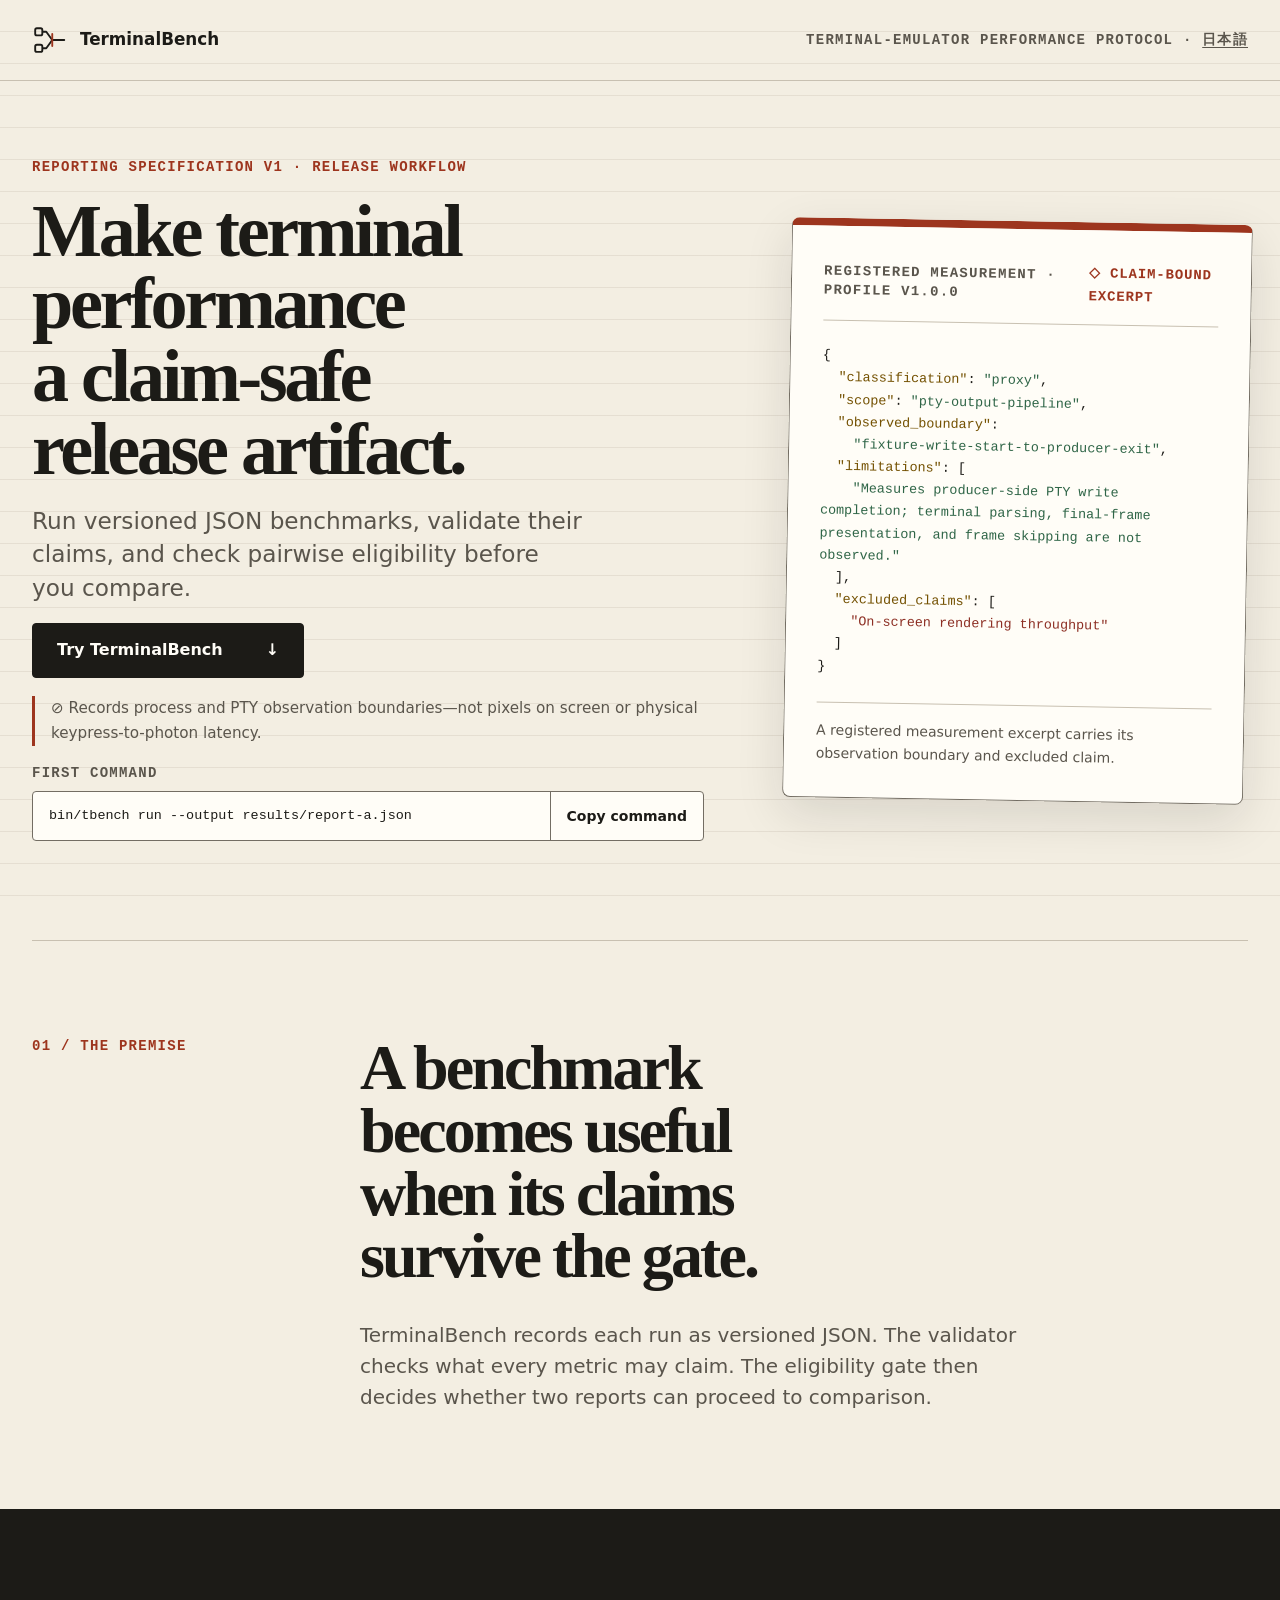
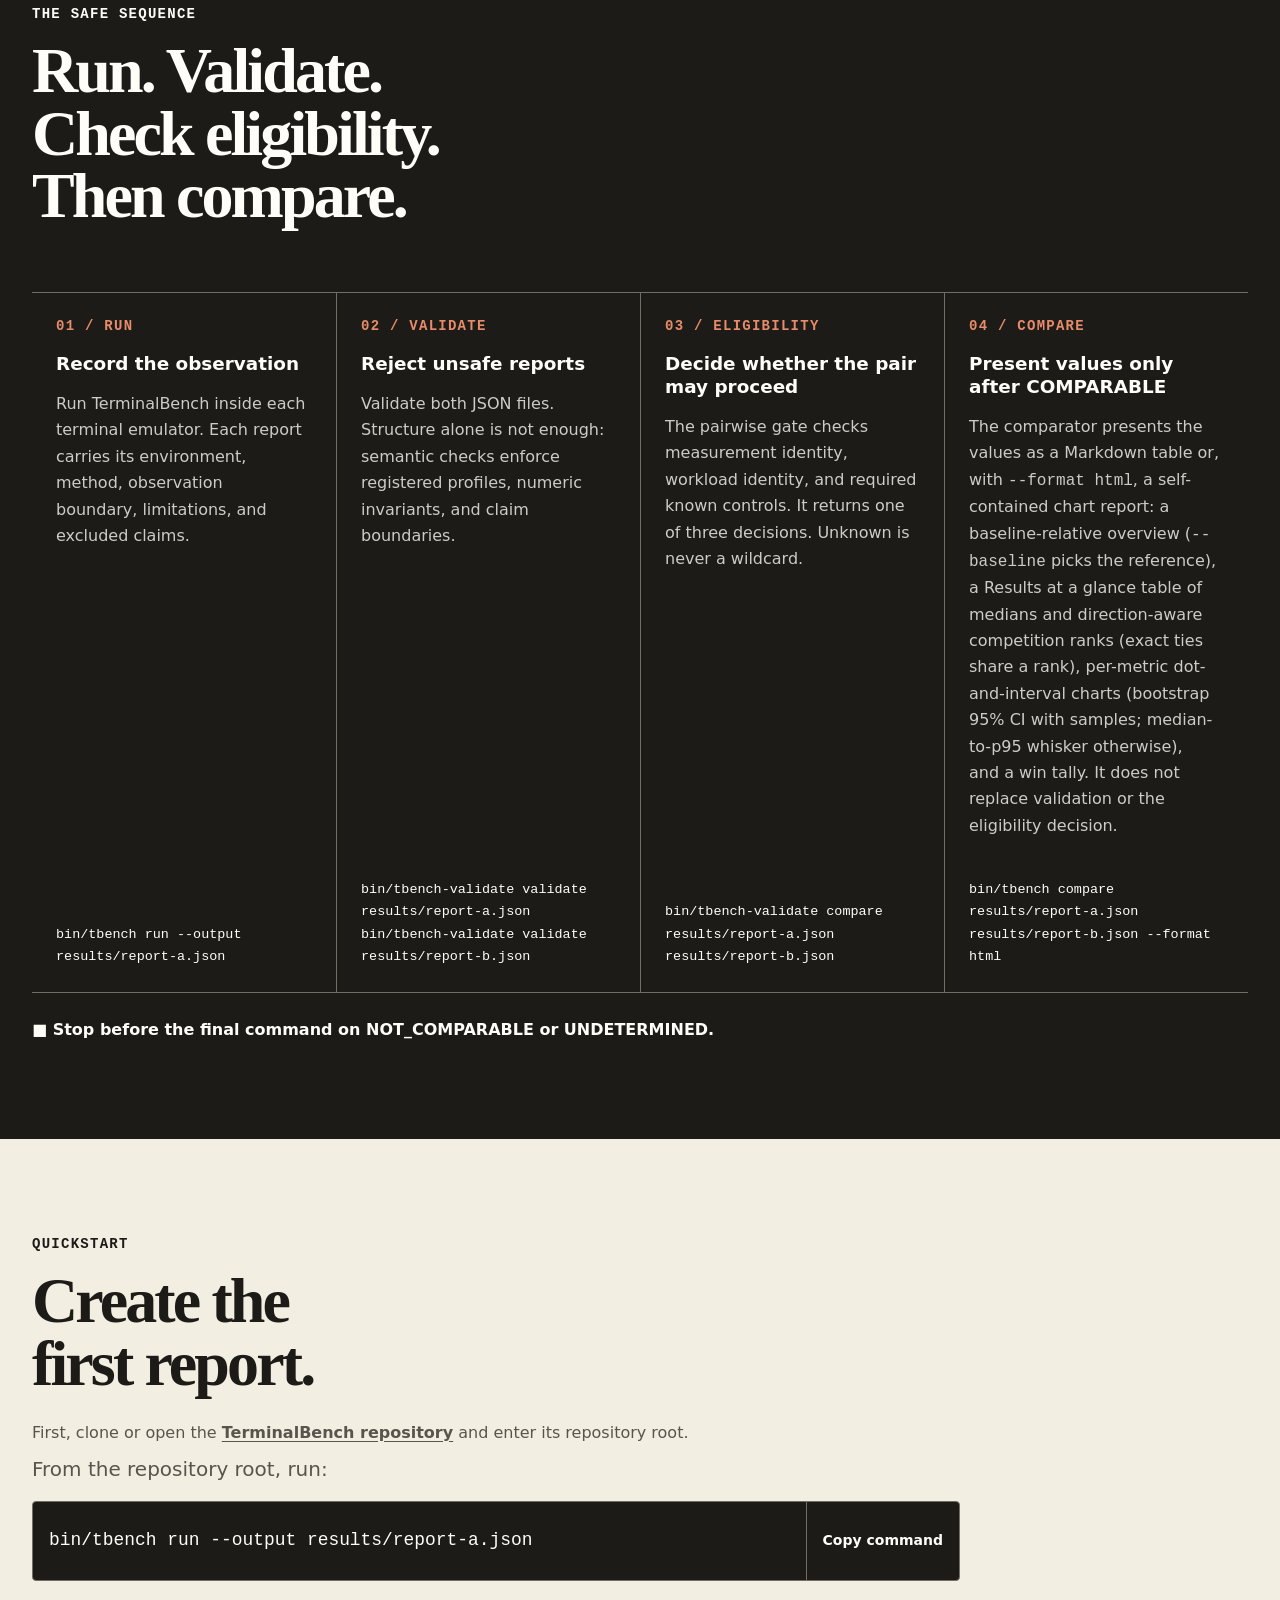
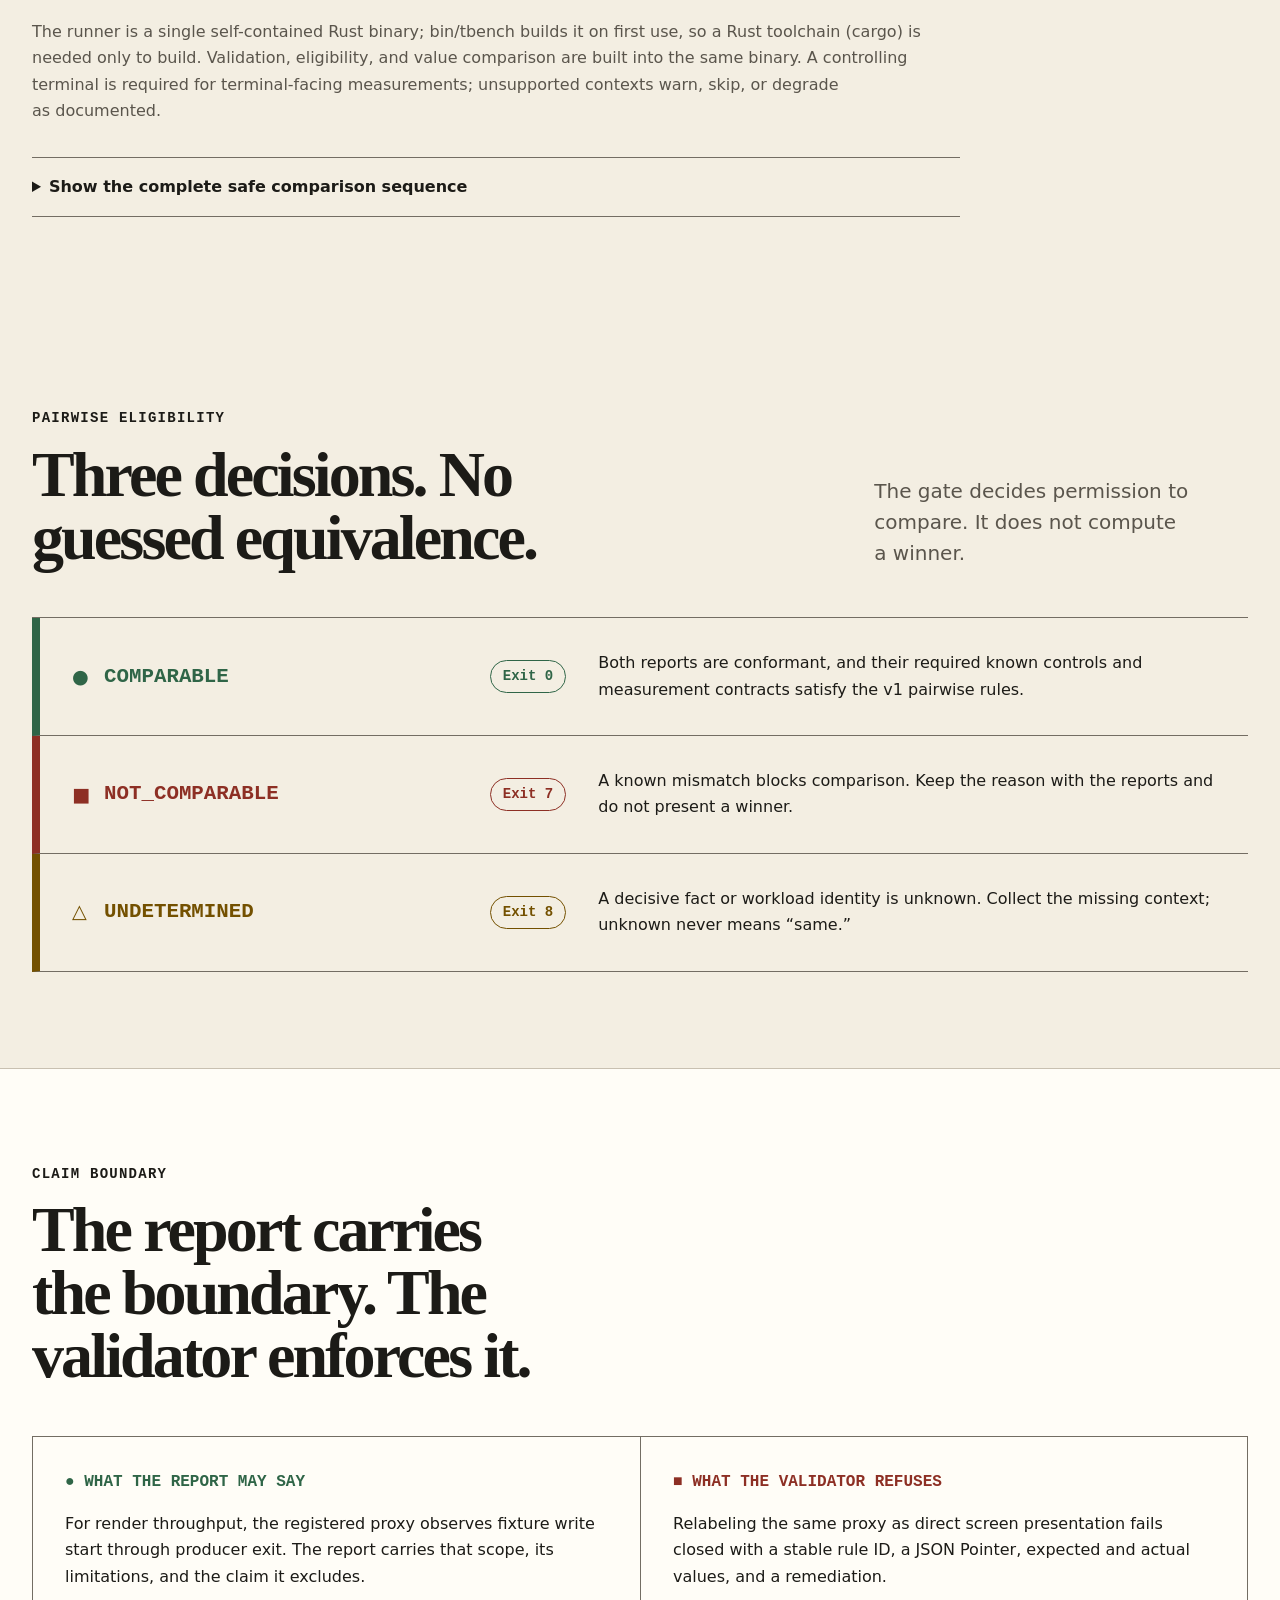
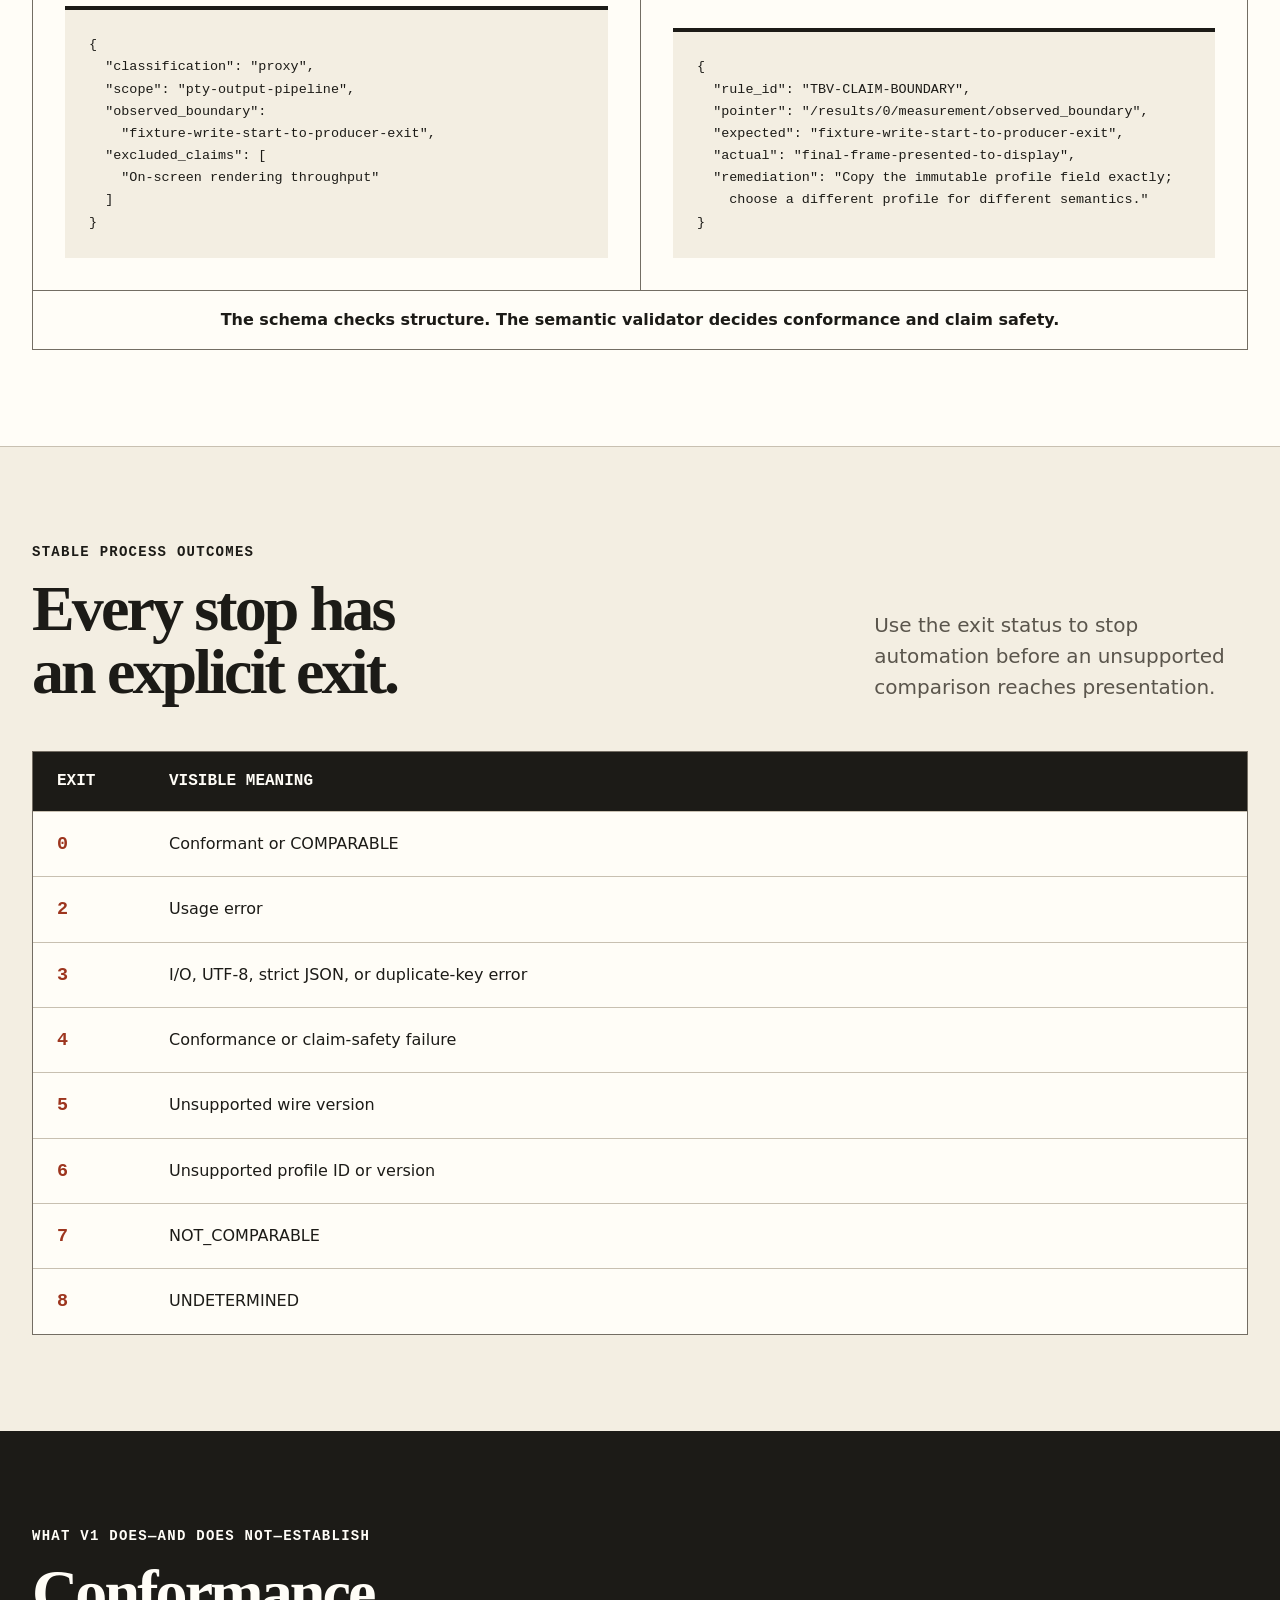
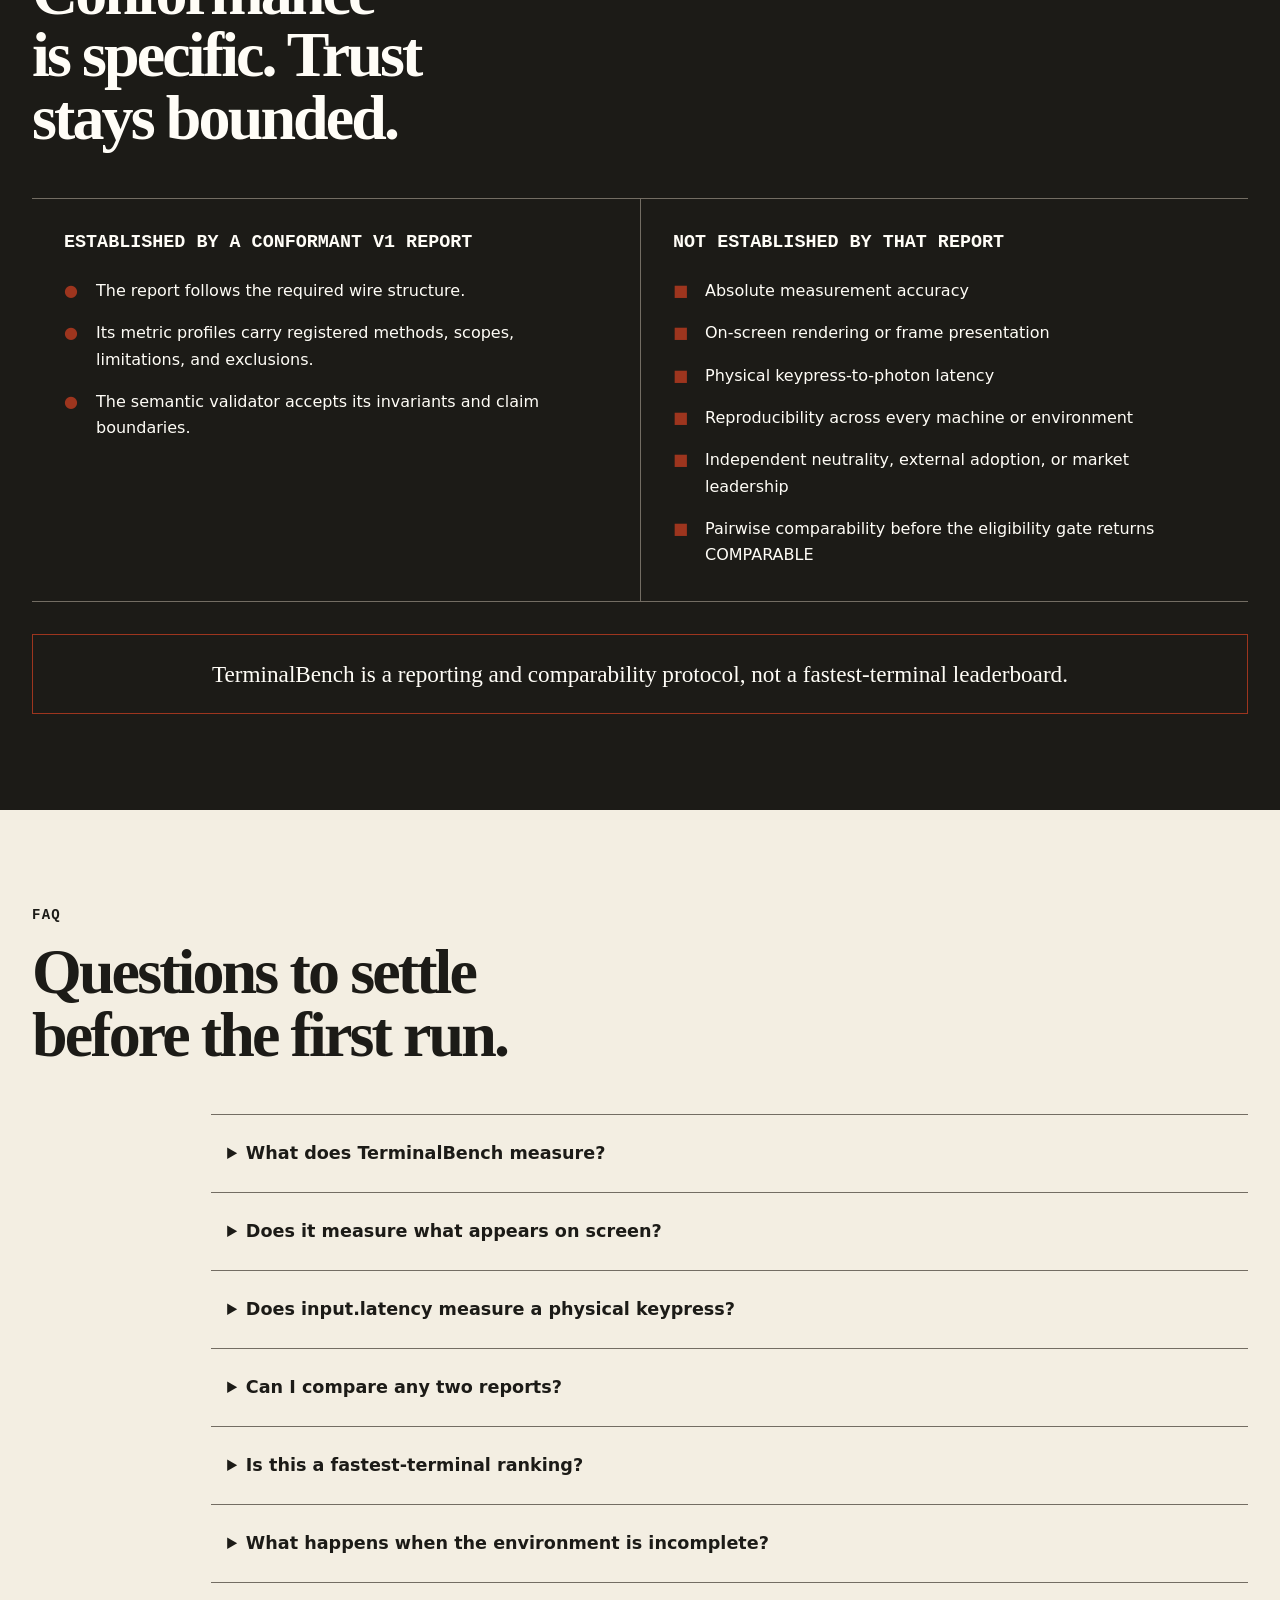
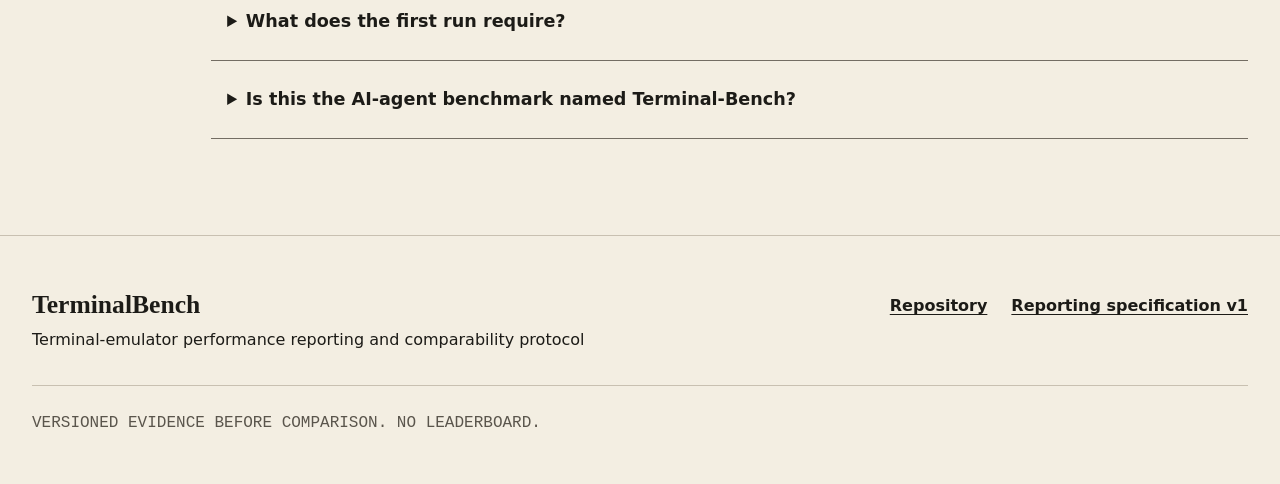
<file: site/index.html>
<!doctype html>
<html lang="en" dir="ltr">
  <head>
    <meta charset="utf-8">
    <meta name="viewport" content="width=device-width, initial-scale=1">
    <title>TerminalBench — Claim-Safe Terminal Emulator Benchmarks</title>
    <meta name="description" content="TerminalBench is a CLI and reporting protocol for terminal-emulator performance—not the AI-agent benchmark. Generate, validate, check eligibility, then compare.">
    <meta name="robots" content="index,follow,max-image-preview:large">
    <meta name="theme-color" content="#f3eee2" media="(prefers-color-scheme: light)">
    <meta name="theme-color" content="#181815" media="(prefers-color-scheme: dark)">
    <link rel="canonical" href="https://simota.github.io/TerminalBench/">
    <link rel="alternate" hreflang="en" href="https://simota.github.io/TerminalBench/">
    <link rel="alternate" hreflang="ja" href="https://simota.github.io/TerminalBench/ja/">
    <link rel="alternate" hreflang="x-default" href="https://simota.github.io/TerminalBench/">
    <link rel="icon" href="favicon.svg" type="image/svg+xml">
    <link rel="stylesheet" href="styles.css">

    <meta property="og:type" content="website">
    <meta property="og:url" content="https://simota.github.io/TerminalBench/">
    <meta property="og:site_name" content="TerminalBench">
    <meta property="og:title" content="TerminalBench — Claim-Safe Terminal Emulator Benchmarks">
    <meta property="og:description" content="A terminal-emulator performance CLI and reporting protocol. Generate reports, validate claims, check pairwise eligibility, then compare.">
    <meta property="og:image" content="https://simota.github.io/TerminalBench/og.png">
    <meta property="og:image:secure_url" content="https://simota.github.io/TerminalBench/og.png">
    <meta property="og:image:type" content="image/png">
    <meta property="og:image:width" content="1200">
    <meta property="og:image:height" content="630">
    <meta property="og:image:alt" content="TerminalBench terminal-emulator performance protocol: generate and validate reports, check pairwise eligibility, then compare.">
    <meta property="og:locale" content="en_US">
    <meta property="og:locale:alternate" content="ja_JP">

    <meta name="twitter:card" content="summary_large_image">
    <meta name="twitter:url" content="https://simota.github.io/TerminalBench/">
    <meta name="twitter:title" content="TerminalBench — Claim-Safe Terminal Emulator Benchmarks">
    <meta name="twitter:description" content="Terminal-emulator performance reports with claim validation and pairwise eligibility before comparison.">
    <meta name="twitter:image" content="https://simota.github.io/TerminalBench/og.png">
    <meta name="twitter:image:alt" content="TerminalBench terminal-emulator performance protocol workflow.">

    <script type="application/ld+json">
      {
        "@context": "https://schema.org",
        "@type": "SoftwareApplication",
        "@id": "https://simota.github.io/TerminalBench/#software",
        "name": "TerminalBench",
        "alternateName": "tbench",
        "inLanguage": "en",
        "url": "https://simota.github.io/TerminalBench/",
        "sameAs": ["https://github.com/simota/TerminalBench"],
        "applicationCategory": "DeveloperApplication",
        "applicationSubCategory": "Terminal emulator performance reporting",
        "description": "A CLI and reporting protocol for terminal-emulator performance that generates versioned reports, validates claim boundaries, checks pairwise eligibility, and then compares eligible results.",
        "disambiguatingDescription": "TerminalBench evaluates terminal-emulator and shell performance reports; it is not the AI-agent benchmark named Terminal-Bench.",
        "softwareRequirements": "A Rust toolchain (cargo) to build the single self-contained binary on first use; the shells being benchmarked. Validation, eligibility, and value comparison are built into the same binary.",
        "featureList": [
          "Versioned JSON performance reports",
          "Semantic claim-boundary validation",
          "Pairwise eligibility outcomes: COMPARABLE, NOT_COMPARABLE, and UNDETERMINED",
          "Self-contained HTML comparison reports with a baseline-relative overview, Results at a glance medians and direction-aware competition ranks (exact ties share a rank), per-metric dot-and-interval charts, and a win tally",
          "Longitudinal trend reports across report history"
        ]
      }
    </script>
    <script src="script.js" defer></script>
  </head>
  <body>
    <a class="skip-link" href="#quickstart">Skip to quickstart</a>

    <header class="site-header">
      <div class="shell header-inner">
        <a class="brand" href="https://github.com/simota/TerminalBench" aria-label="TerminalBench repository">
          <svg class="brand-mark" viewBox="0 0 48 48" aria-hidden="true">
            <rect x="4.25" y="8.25" width="9.5" height="9.5" rx="2.25"/>
            <rect x="4.25" y="30.25" width="9.5" height="9.5" rx="2.25"/>
            <path d="M15 13h4l8 11-8 11h-4M27 24h16"/>
            <path class="brand-gate" d="M27 16v16"/>
          </svg>
          <span>TerminalBench</span>
        </a>
        <p class="category"><span class="category-label">Terminal-emulator performance protocol · </span><a href="ja/" hreflang="ja" lang="ja">日本語</a></p>
      </div>
    </header>

    <main>
      <section class="hero shell" data-purpose="hero" aria-labelledby="hero-title">
        <div class="hero-copy">
          <p class="eyebrow">Reporting specification v1 · Release workflow</p>
          <h1 id="hero-title">Make terminal performance a claim-safe release artifact.</h1>
          <p class="hero-lead">Run versioned JSON benchmarks, validate their claims, and check pairwise eligibility before you compare.</p>
          <a class="cta" href="#quickstart">Try TerminalBench <span aria-hidden="true">↓</span></a>
          <p class="boundary-note"><span aria-hidden="true">⊘</span> Records process and PTY observation boundaries—not pixels on screen or physical keypress-to-photon latency.</p>
          <div class="first-command" aria-labelledby="hero-command-label">
            <p class="code-label" id="hero-command-label">First command</p>
            <div class="code-control">
              <pre tabindex="0" aria-labelledby="hero-command-label"><code id="hero-command">bin/tbench run --output results/report-a.json</code></pre>
              <button class="copy-button" type="button" data-copy-target="hero-command" data-status-target="hero-copy-status" data-copy-success="Command copied" data-copy-failure="Couldn’t copy the command. Select it and copy it manually.">Copy command</button>
            </div>
            <p class="copy-status" id="hero-copy-status" role="status" aria-live="polite"></p>
          </div>
        </div>

        <article class="hero-artifact" data-enter aria-labelledby="artifact-title">
          <div class="artifact-heading">
            <p class="code-label" id="artifact-title">Registered measurement · profile v1.0.0</p>
            <span class="artifact-state"><span aria-hidden="true">◇</span> Claim-bound excerpt</span>
          </div>
          <pre><code>{
  <span class="key">"classification"</span>: <span class="value">"proxy"</span>,
  <span class="key">"scope"</span>: <span class="value">"pty-output-pipeline"</span>,
  <span class="key">"observed_boundary"</span>:
    <span class="value">"fixture-write-start-to-producer-exit"</span>,
  <span class="key">"limitations"</span>: [
    <span class="value">"Measures producer-side PTY write completion; terminal parsing, final-frame presentation, and frame skipping are not observed."</span>
  ],
  <span class="key">"excluded_claims"</span>: [
    <span class="refusal">"On-screen rendering throughput"</span>
  ]
}</code></pre>
          <p class="artifact-caption">A registered measurement excerpt carries its observation boundary and excluded claim.</p>
        </article>
      </section>

      <section class="premise section shell" data-purpose="workflow-introduction" aria-labelledby="premise-title">
        <p class="section-index" aria-hidden="true">01 / THE PREMISE</p>
        <div>
          <h2 id="premise-title">A benchmark becomes useful when its claims survive the gate.</h2>
          <p class="lead">TerminalBench records each run as versioned JSON. The validator checks what every metric may claim. The eligibility gate then decides whether two reports can proceed to comparison.</p>
        </div>
      </section>

      <section class="workflow section" data-purpose="safe-sequence" aria-labelledby="workflow-title">
        <div class="shell">
          <p class="eyebrow">The safe sequence</p>
          <h2 id="workflow-title">Run. Validate. Check eligibility. Then compare.</h2>
          <ol class="workflow-list">
            <li>
              <p class="step-number">01 / Run</p>
              <h3>Record the observation</h3>
              <p>Run TerminalBench inside each terminal emulator. Each report carries its environment, method, observation boundary, limitations, and excluded claims.</p>
              <pre><code>bin/tbench run --output results/report-a.json</code></pre>
            </li>
            <li>
              <p class="step-number">02 / Validate</p>
              <h3>Reject unsafe reports</h3>
              <p>Validate both JSON files. Structure alone is not enough: semantic checks enforce registered profiles, numeric invariants, and claim boundaries.</p>
              <pre><code>bin/tbench-validate validate results/report-a.json
bin/tbench-validate validate results/report-b.json</code></pre>
            </li>
            <li>
              <p class="step-number">03 / Eligibility</p>
              <h3>Decide whether the pair may proceed</h3>
              <p>The pairwise gate checks measurement identity, workload identity, and required known controls. It returns one of three decisions. Unknown is never a wildcard.</p>
              <pre><code>bin/tbench-validate compare results/report-a.json results/report-b.json</code></pre>
            </li>
            <li>
              <p class="step-number">04 / Compare</p>
              <h3>Present values only after COMPARABLE</h3>
              <p>The comparator presents the values as a Markdown table or, with <code>--format html</code>, a self-contained chart report: a baseline-relative overview (<code>--baseline</code> picks the reference), a Results at a glance table of medians and direction-aware competition ranks (exact ties share a rank), per-metric dot-and-interval charts (bootstrap 95% CI with samples; median-to-p95 whisker otherwise), and a win tally. It does not replace validation or the eligibility decision.</p>
              <pre><code>bin/tbench compare results/report-a.json results/report-b.json --format html</code></pre>
            </li>
          </ol>
          <p class="sequence-stop"><span aria-hidden="true">■</span> Stop before the final command on NOT_COMPARABLE or UNDETERMINED.</p>
        </div>
      </section>

      <section class="quickstart section shell" id="quickstart" tabindex="-1" data-purpose="quickstart" aria-labelledby="quickstart-heading">
        <p class="eyebrow">Quickstart</p>
        <h2 id="quickstart-heading" tabindex="-1">Create the first report.</h2>
        <p class="setup-note">First, clone or open the <a href="https://github.com/simota/TerminalBench">TerminalBench repository</a> and enter its repository root.</p>
        <p class="lead" id="quick-command-label">From the repository root, run:</p>
        <div class="quick-command code-control" aria-labelledby="quick-command-label">
          <pre tabindex="0" aria-labelledby="quick-command-label"><code id="quick-command">bin/tbench run --output results/report-a.json</code></pre>
          <button class="copy-button copy-button-inverse" type="button" data-copy-target="quick-command" data-status-target="quick-copy-status" data-copy-success="Command copied" data-copy-failure="Couldn’t copy the command. Select it and copy it manually.">Copy command</button>
        </div>
        <p class="copy-status" id="quick-copy-status" role="status" aria-live="polite"></p>
        <p class="prerequisite">The runner is a single self-contained Rust binary; bin/tbench builds it on first use, so a Rust toolchain (cargo) is needed only to build. Validation, eligibility, and value comparison are built into the same binary. A controlling terminal is required for terminal-facing measurements; unsupported contexts warn, skip, or degrade as documented.</p>
        <details class="safe-sequence">
          <summary id="safe-sequence-label">Show the complete safe comparison sequence</summary>
          <pre tabindex="0" aria-labelledby="safe-sequence-label"><code>set -e

# Run once inside each terminal emulator.
bin/tbench run --output results/report-a.json &amp;&amp;
bin/tbench run --output results/report-b.json &amp;&amp;

# Validate both reports, then require COMPARABLE.
bin/tbench-validate validate results/report-a.json &amp;&amp;
bin/tbench-validate validate results/report-b.json &amp;&amp;
bin/tbench-validate compare results/report-a.json results/report-b.json &amp;&amp;

# Present values only after the gate exits 0.
bin/tbench compare results/report-a.json results/report-b.json</code></pre>
          <p>Stop on NOT_COMPARABLE (exit 7) or UNDETERMINED (exit 8).</p>
        </details>
      </section>

      <section class="eligibility section shell" data-purpose="eligibility-proof" aria-labelledby="eligibility-title">
        <div class="section-heading">
          <div>
            <p class="eyebrow">Pairwise eligibility</p>
            <h2 id="eligibility-title">Three decisions. No guessed equivalence.</h2>
          </div>
          <p class="lead">The gate decides permission to compare. It does not compute a winner.</p>
        </div>
        <div class="verdicts">
          <article class="verdict verdict-comparable">
            <div class="verdict-header"><span class="verdict-glyph" aria-hidden="true">●</span><h3>COMPARABLE</h3><span>Exit 0</span></div>
            <p>Both reports are conformant, and their required known controls and measurement contracts satisfy the v1 pairwise rules.</p>
          </article>
          <article class="verdict verdict-not-comparable">
            <div class="verdict-header"><span class="verdict-glyph" aria-hidden="true">■</span><h3>NOT_COMPARABLE</h3><span>Exit 7</span></div>
            <p>A known mismatch blocks comparison. Keep the reason with the reports and do not present a winner.</p>
          </article>
          <article class="verdict verdict-undetermined">
            <div class="verdict-header"><span class="verdict-glyph" aria-hidden="true">△</span><h3>UNDETERMINED</h3><span>Exit 8</span></div>
            <p>A decisive fact or workload identity is unknown. Collect the missing context; unknown never means “same.”</p>
          </article>
        </div>
      </section>

      <section class="claim-proof section" data-purpose="claim-boundary-proof" aria-labelledby="claim-title">
        <div class="shell">
          <p class="eyebrow">Claim boundary</p>
          <h2 id="claim-title">The report carries the boundary. The validator enforces it.</h2>
          <div class="claim-columns">
            <article>
              <p class="claim-label claim-allowed"><span aria-hidden="true">●</span> What the report may say</p>
              <p>For render throughput, the registered proxy observes fixture write start through producer exit. The report carries that scope, its limitations, and the claim it excludes.</p>
              <pre><code>{
  "classification": "proxy",
  "scope": "pty-output-pipeline",
  "observed_boundary":
    "fixture-write-start-to-producer-exit",
  "excluded_claims": [
    "On-screen rendering throughput"
  ]
}</code></pre>
            </article>
            <article>
              <p class="claim-label claim-refused"><span aria-hidden="true">■</span> What the validator refuses</p>
              <p>Relabeling the same proxy as direct screen presentation fails closed with a stable rule ID, a JSON Pointer, expected and actual values, and a remediation.</p>
              <pre><code>{
  "rule_id": "TBV-CLAIM-BOUNDARY",
  "pointer": "/results/0/measurement/observed_boundary",
  "expected": "fixture-write-start-to-producer-exit",
  "actual": "final-frame-presented-to-display",
  "remediation": "Copy the immutable profile field exactly;
    choose a different profile for different semantics."
}</code></pre>
            </article>
          </div>
          <p class="contrast-caption">The schema checks structure. The semantic validator decides conformance and claim safety.</p>
        </div>
      </section>

      <section class="exits section shell" data-purpose="exit-code-reference" aria-labelledby="exits-title">
        <div class="section-heading">
          <div>
            <p class="eyebrow">Stable process outcomes</p>
            <h2 id="exits-title">Every stop has an explicit exit.</h2>
          </div>
          <p class="lead">Use the exit status to stop automation before an unsupported comparison reaches presentation.</p>
        </div>
        <div class="table-wrap" tabindex="0" role="region" aria-label="TerminalBench exit codes">
          <table>
            <thead><tr><th scope="col">Exit</th><th scope="col">Visible meaning</th></tr></thead>
            <tbody>
              <tr><th scope="row"><code>0</code></th><td>Conformant or COMPARABLE</td></tr>
              <tr><th scope="row"><code>2</code></th><td>Usage error</td></tr>
              <tr><th scope="row"><code>3</code></th><td>I/O, UTF-8, strict JSON, or duplicate-key error</td></tr>
              <tr><th scope="row"><code>4</code></th><td>Conformance or claim-safety failure</td></tr>
              <tr><th scope="row"><code>5</code></th><td>Unsupported wire version</td></tr>
              <tr><th scope="row"><code>6</code></th><td>Unsupported profile ID or version</td></tr>
              <tr><th scope="row"><code>7</code></th><td>NOT_COMPARABLE</td></tr>
              <tr><th scope="row"><code>8</code></th><td>UNDETERMINED</td></tr>
            </tbody>
          </table>
        </div>
      </section>

      <section class="boundaries section" data-purpose="trust-boundaries" aria-labelledby="boundaries-title">
        <div class="shell">
          <p class="eyebrow">What v1 does—and does not—establish</p>
          <h2 id="boundaries-title">Conformance is specific. Trust stays bounded.</h2>
          <div class="boundary-columns">
            <article>
              <h3>Established by a conformant v1 report</h3>
              <ul class="evidence-list evidence-established">
                <li>The report follows the required wire structure.</li>
                <li>Its metric profiles carry registered methods, scopes, limitations, and exclusions.</li>
                <li>The semantic validator accepts its invariants and claim boundaries.</li>
              </ul>
            </article>
            <article>
              <h3>Not established by that report</h3>
              <ul class="evidence-list evidence-not-established">
                <li>Absolute measurement accuracy</li>
                <li>On-screen rendering or frame presentation</li>
                <li>Physical keypress-to-photon latency</li>
                <li>Reproducibility across every machine or environment</li>
                <li>Independent neutrality, external adoption, or market leadership</li>
                <li>Pairwise comparability before the eligibility gate returns COMPARABLE</li>
              </ul>
            </article>
          </div>
          <p class="leaderboard-note">TerminalBench is a reporting and comparability protocol, not a fastest-terminal leaderboard.</p>
        </div>
      </section>

      <section class="faq section shell" data-purpose="faq" aria-labelledby="faq-title">
        <p class="eyebrow">FAQ</p>
        <h2 id="faq-title">Questions to settle before the first run.</h2>
        <div class="faq-list">
          <details><summary>What does TerminalBench measure?</summary><p>It records shell process timings and terminal-emulator proxy or sampled observations for PTY output, synthetic PTY echo, and process resources. Every v1 metric names its method, scope, observed boundary, limitations, and excluded claims.</p></details>
          <details><summary>Does it measure what appears on screen?</summary><p>No. Producer-side PTY completion does not observe terminal parsing, final-frame presentation, pixels, or frame skipping. The render and scroll profiles exclude on-screen claims.</p></details>
          <details><summary>Does input.latency measure a physical keypress?</summary><p>No. It measured a synthetic PTY echo round trip. That echo comes from the kernel's PTY line discipline and never passes through the terminal emulator, so the runner no longer emits it. The profile stays registered for existing reports.</p></details>
          <details><summary>Can I compare any two reports?</summary><p>No. Validate both reports, then run the pairwise eligibility gate. Compare values only after it returns COMPARABLE. A known mismatch returns NOT_COMPARABLE; missing decisive context returns UNDETERMINED.</p></details>
          <details><summary>Is this a fastest-terminal ranking?</summary><p>No. The protocol records bounded observations and decides pairwise eligibility. It does not operate a leaderboard or certify a universal winner.</p></details>
          <details><summary>What happens when the environment is incomplete?</summary><p>Reports record required facts as known or unknown. If a decisive fact remains unknown and no known mismatch already blocks the pair, eligibility is UNDETERMINED. CI can provide documented stable controls when platform discovery cannot.</p></details>
          <details><summary>What does the first run require?</summary><p>A Rust toolchain (cargo), used once to build the single self-contained binary — after that there are no runtime dependencies. Terminal-facing scenarios need a controlling terminal.</p></details>
          <details><summary>Is this the AI-agent benchmark named Terminal-Bench?</summary><p>No. This project is a terminal-emulator performance reporting and comparability protocol.</p></details>
        </div>
      </section>
    </main>

    <footer class="site-footer">
      <div class="shell footer-inner">
        <div>
          <p class="footer-brand">TerminalBench</p>
          <p>Terminal-emulator performance reporting and comparability protocol</p>
        </div>
        <nav aria-label="Project references">
          <a href="https://github.com/simota/TerminalBench">Repository</a>
          <a href="https://github.com/simota/TerminalBench/blob/main/docs/reporting-spec-v1.md">Reporting specification v1</a>
        </nav>
        <p class="footer-boundary">Versioned evidence before comparison. No leaderboard.</p>
      </div>
    </footer>
  </body>
</html>
</file>
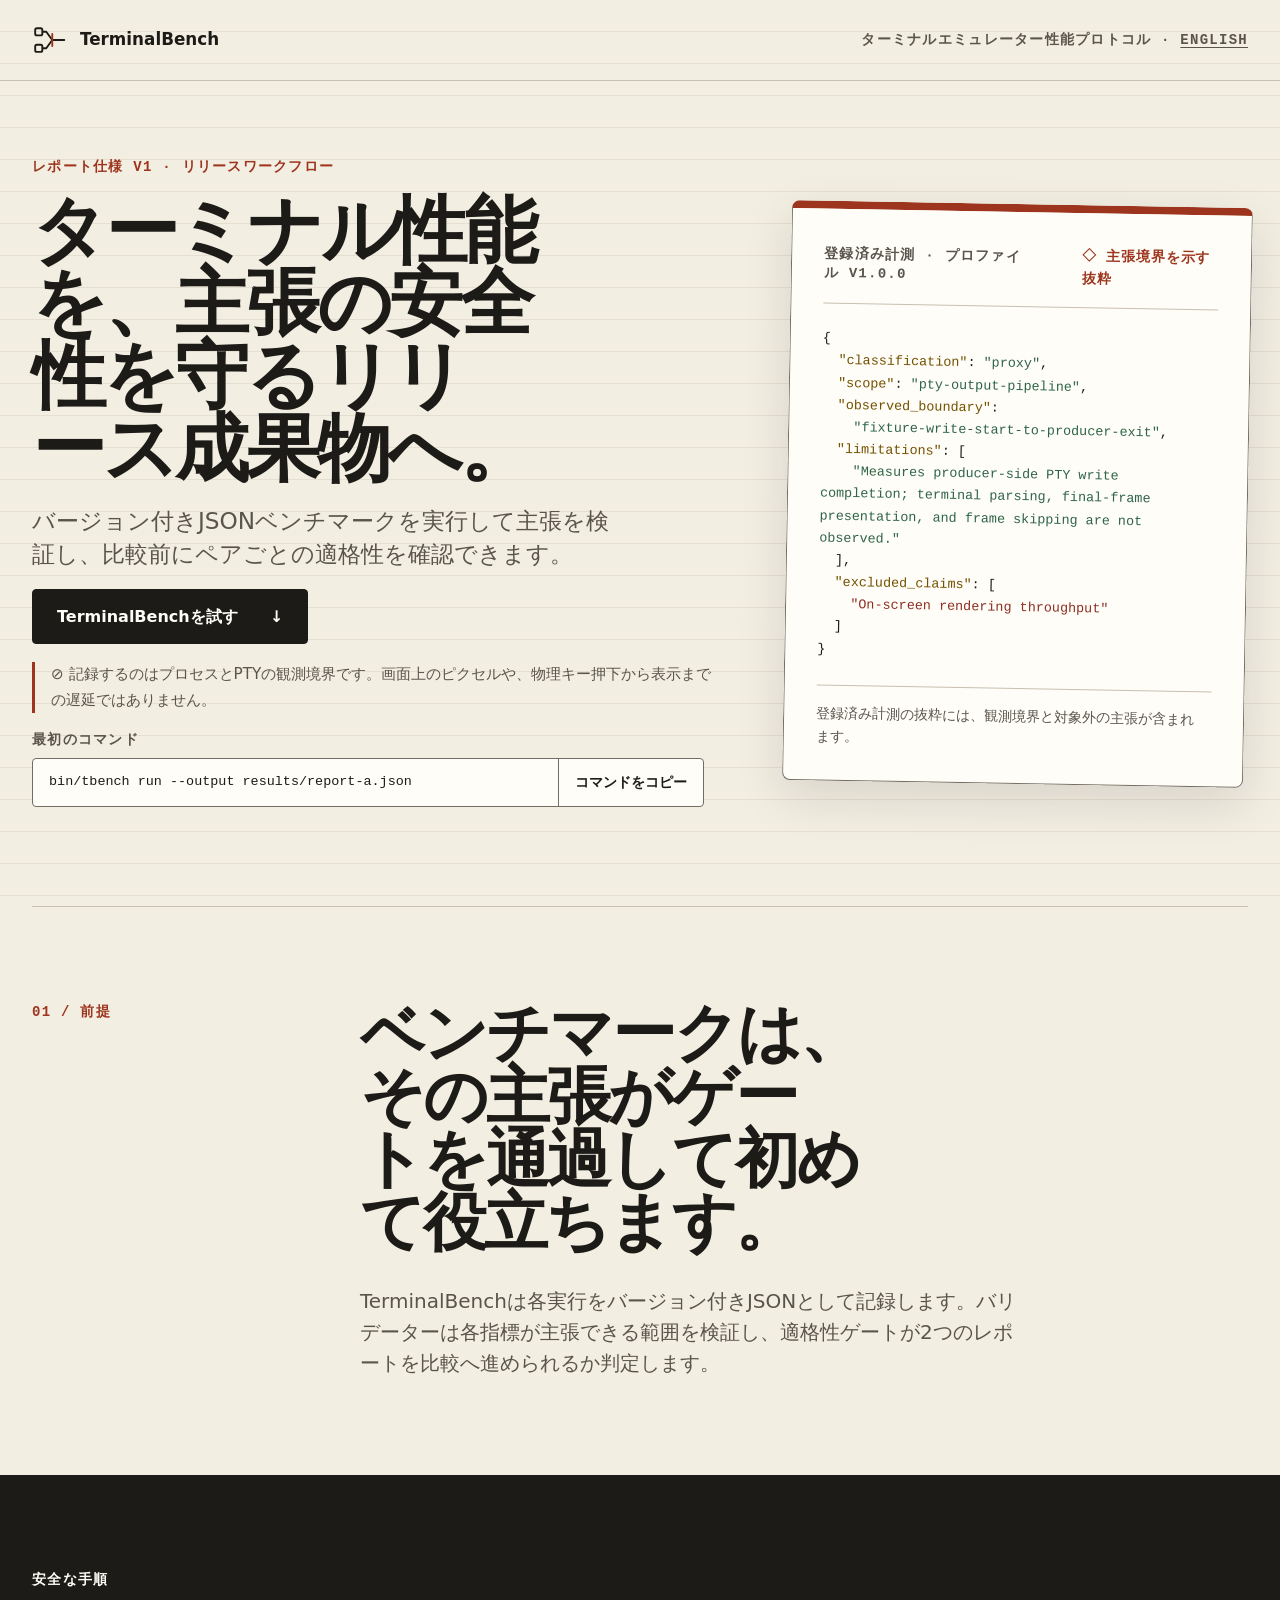
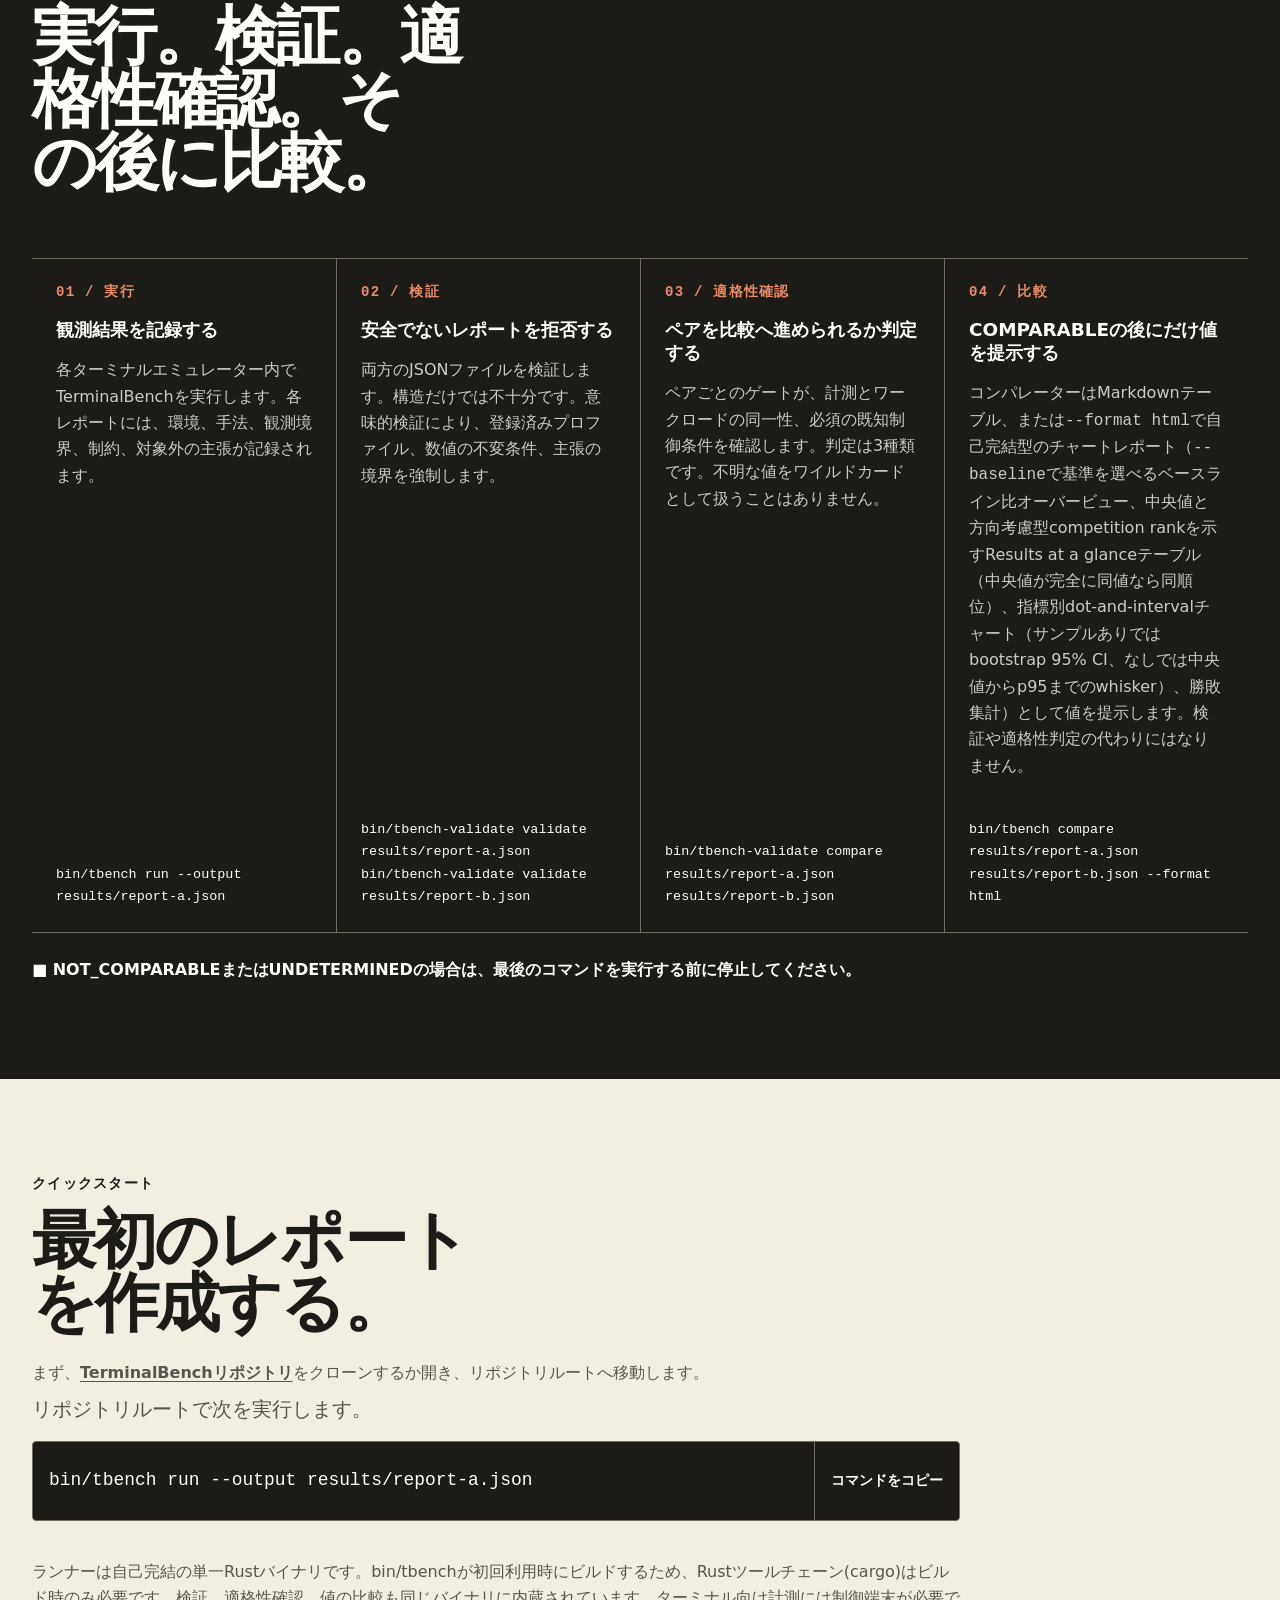
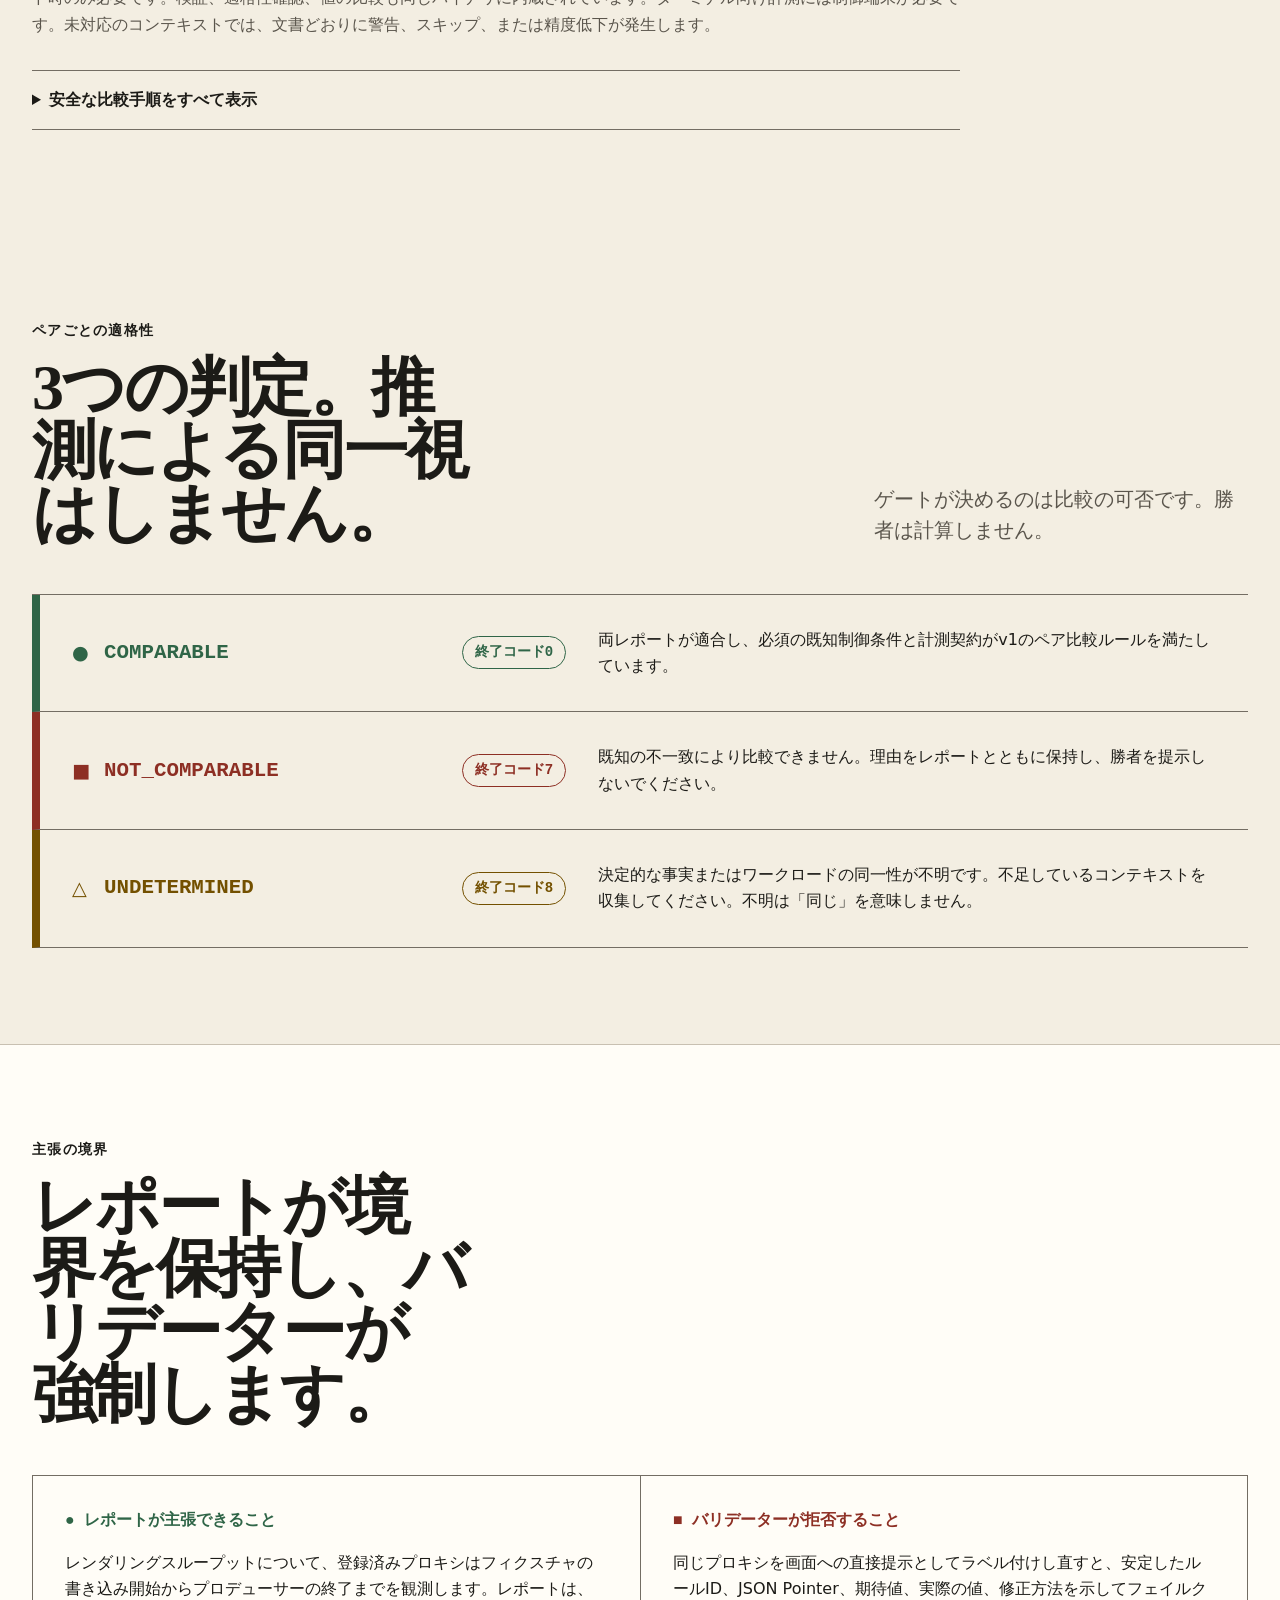
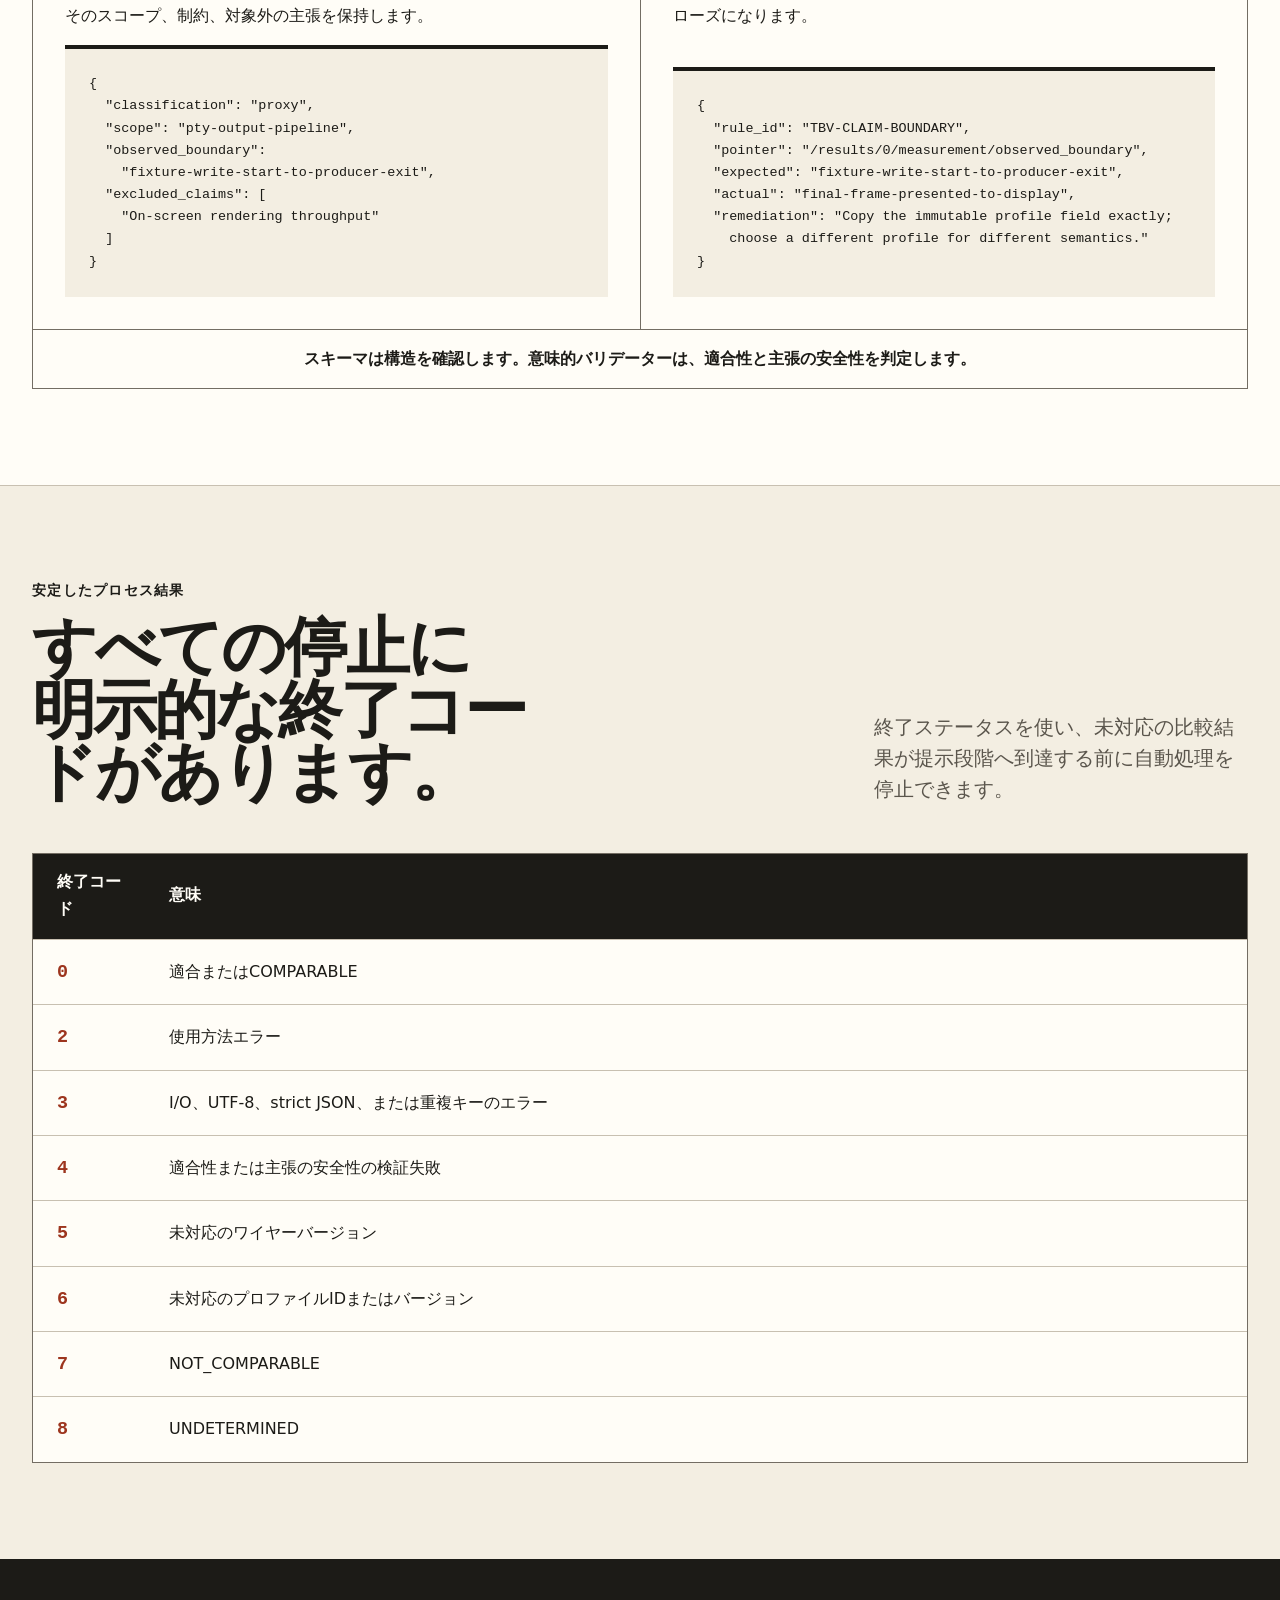
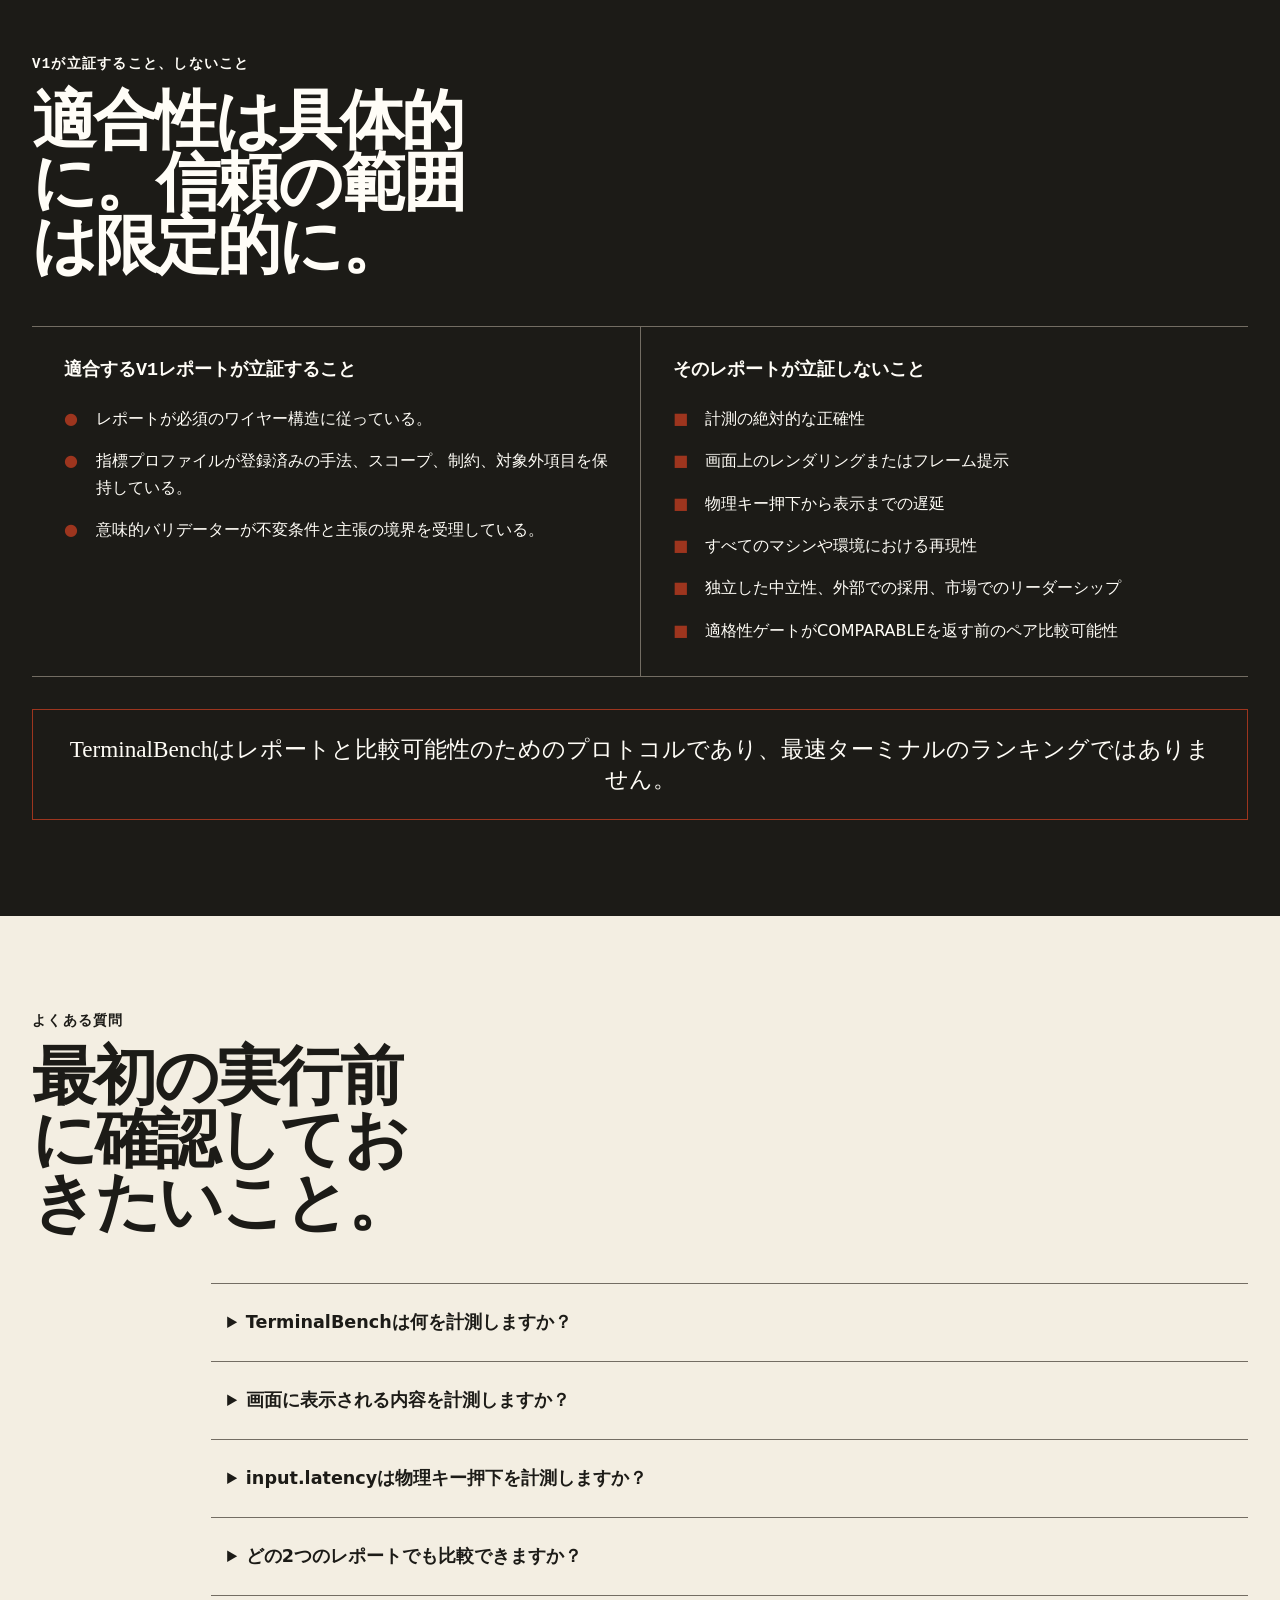
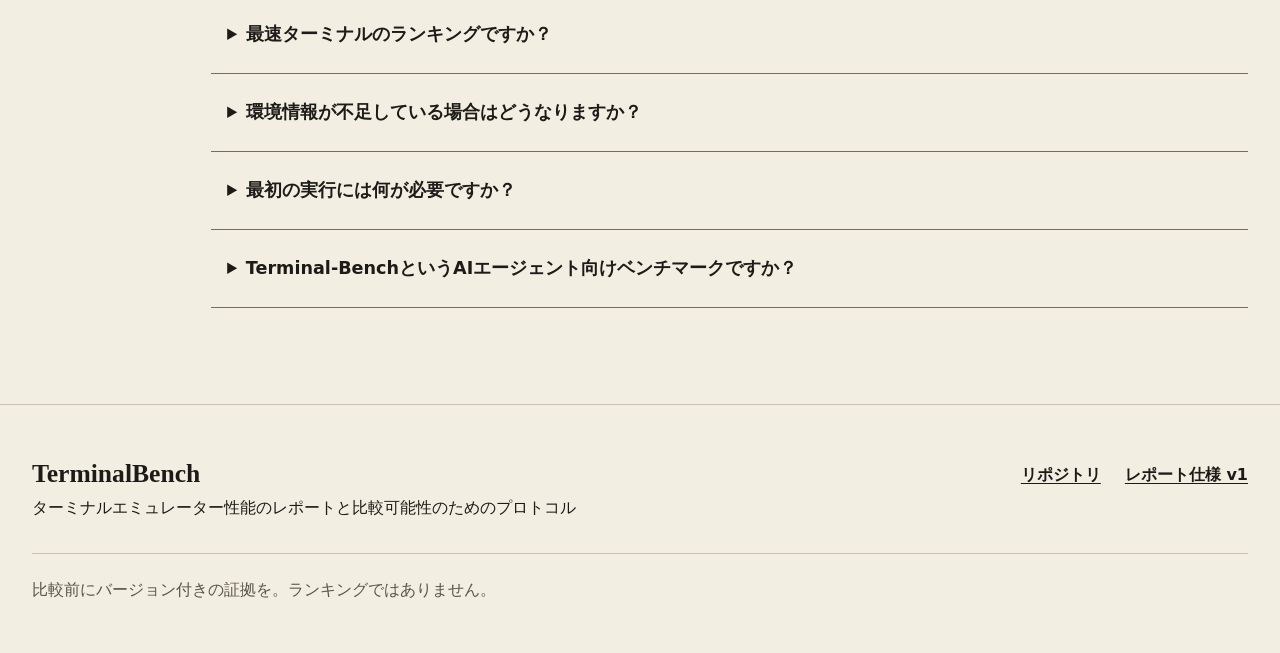
<file: site/ja/index.html>
<!doctype html>
<html lang="ja" dir="ltr">
  <head>
    <meta charset="utf-8">
    <meta name="viewport" content="width=device-width, initial-scale=1">
    <title>TerminalBench — 主張の安全性を守るターミナルエミュレーターベンチマーク</title>
    <meta name="description" content="TerminalBenchは、ターミナルエミュレーター性能のためのCLIとレポートプロトコルです。AIエージェントのベンチマークではありません。生成、検証、適格性確認を経てから比較します。">
    <meta name="robots" content="index,follow,max-image-preview:large">
    <meta name="theme-color" content="#f3eee2" media="(prefers-color-scheme: light)">
    <meta name="theme-color" content="#181815" media="(prefers-color-scheme: dark)">
    <link rel="canonical" href="https://simota.github.io/TerminalBench/ja/">
    <link rel="alternate" hreflang="en" href="https://simota.github.io/TerminalBench/">
    <link rel="alternate" hreflang="ja" href="https://simota.github.io/TerminalBench/ja/">
    <link rel="alternate" hreflang="x-default" href="https://simota.github.io/TerminalBench/">
    <link rel="icon" href="../favicon.svg" type="image/svg+xml">
    <link rel="stylesheet" href="../styles.css">

    <meta property="og:type" content="website">
    <meta property="og:url" content="https://simota.github.io/TerminalBench/ja/">
    <meta property="og:site_name" content="TerminalBench">
    <meta property="og:title" content="TerminalBench — 主張の安全性を守るターミナルエミュレーターベンチマーク">
    <meta property="og:description" content="ターミナルエミュレーター性能のためのCLIとレポートプロトコル。レポートを生成・検証し、ペアごとの適格性を確認してから比較します。">
    <meta property="og:image" content="https://simota.github.io/TerminalBench/og.png">
    <meta property="og:image:secure_url" content="https://simota.github.io/TerminalBench/og.png">
    <meta property="og:image:type" content="image/png">
    <meta property="og:image:width" content="1200">
    <meta property="og:image:height" content="630">
    <meta property="og:image:alt" content="TerminalBenchのターミナルエミュレーター性能プロトコル。レポートを生成・検証し、ペアごとの適格性を確認してから比較します。">
    <meta property="og:locale" content="ja_JP">
    <meta property="og:locale:alternate" content="en_US">

    <meta name="twitter:card" content="summary_large_image">
    <meta name="twitter:url" content="https://simota.github.io/TerminalBench/ja/">
    <meta name="twitter:title" content="TerminalBench — 主張の安全性を守るターミナルエミュレーターベンチマーク">
    <meta name="twitter:description" content="主張を検証し、比較前にペアごとの適格性を確認できるターミナルエミュレーター性能レポート。">
    <meta name="twitter:image" content="https://simota.github.io/TerminalBench/og.png">
    <meta name="twitter:image:alt" content="TerminalBenchのターミナルエミュレーター性能プロトコルのワークフロー。">

    <script type="application/ld+json">
      {
        "@context": "https://schema.org",
        "@type": "SoftwareApplication",
        "@id": "https://simota.github.io/TerminalBench/ja/#software",
        "name": "TerminalBench",
        "alternateName": "tbench",
        "inLanguage": "ja",
        "url": "https://simota.github.io/TerminalBench/ja/",
        "sameAs": ["https://github.com/simota/TerminalBench"],
        "applicationCategory": "DeveloperApplication",
        "applicationSubCategory": "ターミナルエミュレーター性能レポート",
        "description": "バージョン付きのターミナルエミュレーター性能レポートを生成し、主張の境界を検証し、ペアごとの適格性を確認してから、適格な結果を比較するCLIとレポートプロトコルです。",
        "disambiguatingDescription": "TerminalBenchはターミナルエミュレーターとシェルの性能レポートを評価します。Terminal-Benchという名称のAIエージェント向けベンチマークではありません。",
        "softwareRequirements": "初回ビルドにRustツールチェーン(cargo)が必要です。ランナーは自己完結の単一バイナリで、検証、適格性確認、値の比較も同じバイナリに内蔵されています。",
        "featureList": [
          "バージョン付きJSON性能レポート",
          "主張の境界に対する意味的検証",
          "ペアごとの適格性判定：COMPARABLE、NOT_COMPARABLE、UNDETERMINED",
          "ベースライン比オーバービュー、中央値と方向考慮型competition rank（中央値が完全に同値なら同順位）を示すResults at a glance、指標別dot-and-intervalチャート、勝敗集計を備えた自己完結型HTML比較レポート",
          "レポート履歴を横断する経時トレンドレポート"
        ]
      }
    </script>
    <script src="../script.js" defer></script>
  </head>
  <body>
    <a class="skip-link" href="#quickstart">クイックスタートへ移動</a>

    <header class="site-header">
      <div class="shell header-inner">
        <a class="brand" href="https://github.com/simota/TerminalBench" aria-label="TerminalBenchリポジトリ">
          <svg class="brand-mark" viewBox="0 0 48 48" aria-hidden="true">
            <rect x="4.25" y="8.25" width="9.5" height="9.5" rx="2.25"/>
            <rect x="4.25" y="30.25" width="9.5" height="9.5" rx="2.25"/>
            <path d="M15 13h4l8 11-8 11h-4M27 24h16"/>
            <path class="brand-gate" d="M27 16v16"/>
          </svg>
          <span>TerminalBench</span>
        </a>
        <p class="category"><span class="category-label">ターミナルエミュレーター性能プロトコル · </span><a href="../" hreflang="en" lang="en">English</a></p>
      </div>
    </header>

    <main>
      <section class="hero shell" data-purpose="hero" aria-labelledby="hero-title">
        <div class="hero-copy">
          <p class="eyebrow">レポート仕様 v1 · リリースワークフロー</p>
          <h1 id="hero-title">ターミナル性能を、主張の安全性を守るリリース成果物へ。</h1>
          <p class="hero-lead">バージョン付きJSONベンチマークを実行して主張を検証し、比較前にペアごとの適格性を確認できます。</p>
          <a class="cta" href="#quickstart">TerminalBenchを試す <span aria-hidden="true">↓</span></a>
          <p class="boundary-note"><span aria-hidden="true">⊘</span> 記録するのはプロセスとPTYの観測境界です。画面上のピクセルや、物理キー押下から表示までの遅延ではありません。</p>
          <div class="first-command" aria-labelledby="hero-command-label">
            <p class="code-label" id="hero-command-label">最初のコマンド</p>
            <div class="code-control">
              <pre tabindex="0" aria-labelledby="hero-command-label"><code id="hero-command">bin/tbench run --output results/report-a.json</code></pre>
              <button class="copy-button" type="button" data-copy-target="hero-command" data-status-target="hero-copy-status" data-copy-success="コマンドをコピーしました" data-copy-failure="コマンドをコピーできませんでした。選択して手動でコピーしてください。">コマンドをコピー</button>
            </div>
            <p class="copy-status" id="hero-copy-status" role="status" aria-live="polite"></p>
          </div>
        </div>

        <article class="hero-artifact" data-enter aria-labelledby="artifact-title">
          <div class="artifact-heading">
            <p class="code-label" id="artifact-title">登録済み計測 · プロファイル v1.0.0</p>
            <span class="artifact-state"><span aria-hidden="true">◇</span> 主張境界を示す抜粋</span>
          </div>
          <pre><code>{
  <span class="key">"classification"</span>: <span class="value">"proxy"</span>,
  <span class="key">"scope"</span>: <span class="value">"pty-output-pipeline"</span>,
  <span class="key">"observed_boundary"</span>:
    <span class="value">"fixture-write-start-to-producer-exit"</span>,
  <span class="key">"limitations"</span>: [
    <span class="value">"Measures producer-side PTY write completion; terminal parsing, final-frame presentation, and frame skipping are not observed."</span>
  ],
  <span class="key">"excluded_claims"</span>: [
    <span class="refusal">"On-screen rendering throughput"</span>
  ]
}</code></pre>
          <p class="artifact-caption">登録済み計測の抜粋には、観測境界と対象外の主張が含まれます。</p>
        </article>
      </section>

      <section class="premise section shell" data-purpose="workflow-introduction" aria-labelledby="premise-title">
        <p class="section-index" aria-hidden="true">01 / 前提</p>
        <div>
          <h2 id="premise-title">ベンチマークは、その主張がゲートを通過して初めて役立ちます。</h2>
          <p class="lead">TerminalBenchは各実行をバージョン付きJSONとして記録します。バリデーターは各指標が主張できる範囲を検証し、適格性ゲートが2つのレポートを比較へ進められるか判定します。</p>
        </div>
      </section>

      <section class="workflow section" data-purpose="safe-sequence" aria-labelledby="workflow-title">
        <div class="shell">
          <p class="eyebrow">安全な手順</p>
          <h2 id="workflow-title">実行。検証。適格性確認。その後に比較。</h2>
          <ol class="workflow-list">
            <li>
              <p class="step-number">01 / 実行</p>
              <h3>観測結果を記録する</h3>
              <p>各ターミナルエミュレーター内でTerminalBenchを実行します。各レポートには、環境、手法、観測境界、制約、対象外の主張が記録されます。</p>
              <pre><code>bin/tbench run --output results/report-a.json</code></pre>
            </li>
            <li>
              <p class="step-number">02 / 検証</p>
              <h3>安全でないレポートを拒否する</h3>
              <p>両方のJSONファイルを検証します。構造だけでは不十分です。意味的検証により、登録済みプロファイル、数値の不変条件、主張の境界を強制します。</p>
              <pre><code>bin/tbench-validate validate results/report-a.json
bin/tbench-validate validate results/report-b.json</code></pre>
            </li>
            <li>
              <p class="step-number">03 / 適格性確認</p>
              <h3>ペアを比較へ進められるか判定する</h3>
              <p>ペアごとのゲートが、計測とワークロードの同一性、必須の既知制御条件を確認します。判定は3種類です。不明な値をワイルドカードとして扱うことはありません。</p>
              <pre><code>bin/tbench-validate compare results/report-a.json results/report-b.json</code></pre>
            </li>
            <li>
              <p class="step-number">04 / 比較</p>
              <h3>COMPARABLEの後にだけ値を提示する</h3>
              <p>コンパレーターはMarkdownテーブル、または<code>--format html</code>で自己完結型のチャートレポート（<code>--baseline</code>で基準を選べるベースライン比オーバービュー、中央値と方向考慮型competition rankを示すResults at a glanceテーブル（中央値が完全に同値なら同順位）、指標別dot-and-intervalチャート（サンプルありではbootstrap 95% CI、なしでは中央値からp95までのwhisker）、勝敗集計）として値を提示します。検証や適格性判定の代わりにはなりません。</p>
              <pre><code>bin/tbench compare results/report-a.json results/report-b.json --format html</code></pre>
            </li>
          </ol>
          <p class="sequence-stop"><span aria-hidden="true">■</span> NOT_COMPARABLEまたはUNDETERMINEDの場合は、最後のコマンドを実行する前に停止してください。</p>
        </div>
      </section>

      <section class="quickstart section shell" id="quickstart" tabindex="-1" data-purpose="quickstart" aria-labelledby="quickstart-heading">
        <p class="eyebrow">クイックスタート</p>
        <h2 id="quickstart-heading" tabindex="-1">最初のレポートを作成する。</h2>
        <p class="setup-note">まず、<a href="https://github.com/simota/TerminalBench">TerminalBenchリポジトリ</a>をクローンするか開き、リポジトリルートへ移動します。</p>
        <p class="lead" id="quick-command-label">リポジトリルートで次を実行します。</p>
        <div class="quick-command code-control" aria-labelledby="quick-command-label">
          <pre tabindex="0" aria-labelledby="quick-command-label"><code id="quick-command">bin/tbench run --output results/report-a.json</code></pre>
          <button class="copy-button copy-button-inverse" type="button" data-copy-target="quick-command" data-status-target="quick-copy-status" data-copy-success="コマンドをコピーしました" data-copy-failure="コマンドをコピーできませんでした。選択して手動でコピーしてください。">コマンドをコピー</button>
        </div>
        <p class="copy-status" id="quick-copy-status" role="status" aria-live="polite"></p>
        <p class="prerequisite">ランナーは自己完結の単一Rustバイナリです。bin/tbenchが初回利用時にビルドするため、Rustツールチェーン(cargo)はビルド時のみ必要です。検証、適格性確認、値の比較も同じバイナリに内蔵されています。ターミナル向け計測には制御端末が必要です。未対応のコンテキストでは、文書どおりに警告、スキップ、または精度低下が発生します。</p>
        <details class="safe-sequence">
          <summary id="safe-sequence-label">安全な比較手順をすべて表示</summary>
          <pre tabindex="0" aria-labelledby="safe-sequence-label"><code>set -e

# Run once inside each terminal emulator.
bin/tbench run --output results/report-a.json &amp;&amp;
bin/tbench run --output results/report-b.json &amp;&amp;

# Validate both reports, then require COMPARABLE.
bin/tbench-validate validate results/report-a.json &amp;&amp;
bin/tbench-validate validate results/report-b.json &amp;&amp;
bin/tbench-validate compare results/report-a.json results/report-b.json &amp;&amp;

# Present values only after the gate exits 0.
bin/tbench compare results/report-a.json results/report-b.json</code></pre>
          <p>NOT_COMPARABLE（終了コード7）またはUNDETERMINED（終了コード8）で停止します。</p>
        </details>
      </section>

      <section class="eligibility section shell" data-purpose="eligibility-proof" aria-labelledby="eligibility-title">
        <div class="section-heading">
          <div>
            <p class="eyebrow">ペアごとの適格性</p>
            <h2 id="eligibility-title">3つの判定。推測による同一視はしません。</h2>
          </div>
          <p class="lead">ゲートが決めるのは比較の可否です。勝者は計算しません。</p>
        </div>
        <div class="verdicts">
          <article class="verdict verdict-comparable">
            <div class="verdict-header"><span class="verdict-glyph" aria-hidden="true">●</span><h3>COMPARABLE</h3><span>終了コード0</span></div>
            <p>両レポートが適合し、必須の既知制御条件と計測契約がv1のペア比較ルールを満たしています。</p>
          </article>
          <article class="verdict verdict-not-comparable">
            <div class="verdict-header"><span class="verdict-glyph" aria-hidden="true">■</span><h3>NOT_COMPARABLE</h3><span>終了コード7</span></div>
            <p>既知の不一致により比較できません。理由をレポートとともに保持し、勝者を提示しないでください。</p>
          </article>
          <article class="verdict verdict-undetermined">
            <div class="verdict-header"><span class="verdict-glyph" aria-hidden="true">△</span><h3>UNDETERMINED</h3><span>終了コード8</span></div>
            <p>決定的な事実またはワークロードの同一性が不明です。不足しているコンテキストを収集してください。不明は「同じ」を意味しません。</p>
          </article>
        </div>
      </section>

      <section class="claim-proof section" data-purpose="claim-boundary-proof" aria-labelledby="claim-title">
        <div class="shell">
          <p class="eyebrow">主張の境界</p>
          <h2 id="claim-title">レポートが境界を保持し、バリデーターが強制します。</h2>
          <div class="claim-columns">
            <article>
              <p class="claim-label claim-allowed"><span aria-hidden="true">●</span> レポートが主張できること</p>
              <p>レンダリングスループットについて、登録済みプロキシはフィクスチャの書き込み開始からプロデューサーの終了までを観測します。レポートは、そのスコープ、制約、対象外の主張を保持します。</p>
              <pre><code>{
  "classification": "proxy",
  "scope": "pty-output-pipeline",
  "observed_boundary":
    "fixture-write-start-to-producer-exit",
  "excluded_claims": [
    "On-screen rendering throughput"
  ]
}</code></pre>
            </article>
            <article>
              <p class="claim-label claim-refused"><span aria-hidden="true">■</span> バリデーターが拒否すること</p>
              <p>同じプロキシを画面への直接提示としてラベル付けし直すと、安定したルールID、JSON Pointer、期待値、実際の値、修正方法を示してフェイルクローズになります。</p>
              <pre><code>{
  "rule_id": "TBV-CLAIM-BOUNDARY",
  "pointer": "/results/0/measurement/observed_boundary",
  "expected": "fixture-write-start-to-producer-exit",
  "actual": "final-frame-presented-to-display",
  "remediation": "Copy the immutable profile field exactly;
    choose a different profile for different semantics."
}</code></pre>
            </article>
          </div>
          <p class="contrast-caption">スキーマは構造を確認します。意味的バリデーターは、適合性と主張の安全性を判定します。</p>
        </div>
      </section>

      <section class="exits section shell" data-purpose="exit-code-reference" aria-labelledby="exits-title">
        <div class="section-heading">
          <div>
            <p class="eyebrow">安定したプロセス結果</p>
            <h2 id="exits-title">すべての停止に明示的な終了コードがあります。</h2>
          </div>
          <p class="lead">終了ステータスを使い、未対応の比較結果が提示段階へ到達する前に自動処理を停止できます。</p>
        </div>
        <div class="table-wrap" tabindex="0" role="region" aria-label="TerminalBenchの終了コード">
          <table>
            <thead><tr><th scope="col">終了コード</th><th scope="col">意味</th></tr></thead>
            <tbody>
              <tr><th scope="row"><code>0</code></th><td>適合またはCOMPARABLE</td></tr>
              <tr><th scope="row"><code>2</code></th><td>使用方法エラー</td></tr>
              <tr><th scope="row"><code>3</code></th><td>I/O、UTF-8、strict JSON、または重複キーのエラー</td></tr>
              <tr><th scope="row"><code>4</code></th><td>適合性または主張の安全性の検証失敗</td></tr>
              <tr><th scope="row"><code>5</code></th><td>未対応のワイヤーバージョン</td></tr>
              <tr><th scope="row"><code>6</code></th><td>未対応のプロファイルIDまたはバージョン</td></tr>
              <tr><th scope="row"><code>7</code></th><td>NOT_COMPARABLE</td></tr>
              <tr><th scope="row"><code>8</code></th><td>UNDETERMINED</td></tr>
            </tbody>
          </table>
        </div>
      </section>

      <section class="boundaries section" data-purpose="trust-boundaries" aria-labelledby="boundaries-title">
        <div class="shell">
          <p class="eyebrow">v1が立証すること、しないこと</p>
          <h2 id="boundaries-title">適合性は具体的に。信頼の範囲は限定的に。</h2>
          <div class="boundary-columns">
            <article>
              <h3>適合するv1レポートが立証すること</h3>
              <ul class="evidence-list evidence-established">
                <li>レポートが必須のワイヤー構造に従っている。</li>
                <li>指標プロファイルが登録済みの手法、スコープ、制約、対象外項目を保持している。</li>
                <li>意味的バリデーターが不変条件と主張の境界を受理している。</li>
              </ul>
            </article>
            <article>
              <h3>そのレポートが立証しないこと</h3>
              <ul class="evidence-list evidence-not-established">
                <li>計測の絶対的な正確性</li>
                <li>画面上のレンダリングまたはフレーム提示</li>
                <li>物理キー押下から表示までの遅延</li>
                <li>すべてのマシンや環境における再現性</li>
                <li>独立した中立性、外部での採用、市場でのリーダーシップ</li>
                <li>適格性ゲートがCOMPARABLEを返す前のペア比較可能性</li>
              </ul>
            </article>
          </div>
          <p class="leaderboard-note">TerminalBenchはレポートと比較可能性のためのプロトコルであり、最速ターミナルのランキングではありません。</p>
        </div>
      </section>

      <section class="faq section shell" data-purpose="faq" aria-labelledby="faq-title">
        <p class="eyebrow">よくある質問</p>
        <h2 id="faq-title">最初の実行前に確認しておきたいこと。</h2>
        <div class="faq-list">
          <details><summary>TerminalBenchは何を計測しますか？</summary><p>シェルプロセスの時間と、PTY出力、合成PTYエコー、プロセスリソースに対するターミナルエミュレーターのプロキシまたはサンプリング観測を記録します。v1の各指標には、手法、スコープ、観測境界、制約、対象外の主張が記載されます。</p></details>
          <details><summary>画面に表示される内容を計測しますか？</summary><p>いいえ。プロデューサー側のPTY完了では、ターミナル解析、最終フレーム提示、ピクセル、フレームスキップを観測しません。renderとscrollのプロファイルは画面上の主張を対象外とします。</p></details>
          <details><summary>input.latencyは物理キー押下を計測しますか？</summary><p>いいえ。合成PTYエコーの往復を計測していましたが、このエコーはカーネルのPTY回線規約が返すものでターミナルエミュレーターを経由しないため、ランナーは現在この指標を出力しません。プロファイルは既存レポートのために登録されたままです。</p></details>
          <details><summary>どの2つのレポートでも比較できますか？</summary><p>いいえ。両方のレポートを検証してから、ペアごとの適格性ゲートを実行してください。COMPARABLEが返された後にだけ値を比較します。既知の不一致はNOT_COMPARABLE、決定的なコンテキストの不足はUNDETERMINEDを返します。</p></details>
          <details><summary>最速ターミナルのランキングですか？</summary><p>いいえ。このプロトコルは範囲を限定した観測を記録し、ペアごとの適格性を判定します。ランキングを運用したり、普遍的な勝者を認定したりはしません。</p></details>
          <details><summary>環境情報が不足している場合はどうなりますか？</summary><p>レポートは必須の事実を既知または不明として記録します。既知の不一致がすでにペアを拒否しておらず、決定的な事実が不明なままの場合、適格性はUNDETERMINEDです。プラットフォームから検出できない場合、CIから文書化された安定制御条件を提供できます。</p></details>
          <details><summary>最初の実行には何が必要ですか？</summary><p>初回のみRustツールチェーン(cargo)で単一の自己完結バイナリをビルドします。以降のランタイム依存はありません。ターミナル向けシナリオには制御端末が必要です。</p></details>
          <details><summary>Terminal-BenchというAIエージェント向けベンチマークですか？</summary><p>いいえ。このプロジェクトは、ターミナルエミュレーター性能のレポートと比較可能性のためのプロトコルです。</p></details>
        </div>
      </section>
    </main>

    <footer class="site-footer">
      <div class="shell footer-inner">
        <div>
          <p class="footer-brand">TerminalBench</p>
          <p>ターミナルエミュレーター性能のレポートと比較可能性のためのプロトコル</p>
        </div>
        <nav aria-label="プロジェクト資料">
          <a href="https://github.com/simota/TerminalBench">リポジトリ</a>
          <a href="https://github.com/simota/TerminalBench/blob/main/docs/reporting-spec-v1.md">レポート仕様 v1</a>
        </nav>
        <p class="footer-boundary">比較前にバージョン付きの証拠を。ランキングではありません。</p>
      </div>
    </footer>
  </body>
</html>
</file>
<file: site/styles.css>
@layer reset, tokens, base, components, utilities;

@layer reset {
  *, *::before, *::after { box-sizing: border-box; }
  html { scroll-behavior: smooth; scroll-padding-block-start: 2rem; }
  body, h1, h2, h3, p, pre, ul, ol { margin: 0; }
  ul, ol { padding: 0; }
  button, summary { font: inherit; }
  img, svg { display: block; max-inline-size: 100%; }
}

@layer tokens {
  :root {
    color-scheme: light dark;
    --ref-color-paper: #f3eee2;
    --ref-color-paper-bright: #fffdf7;
    --ref-color-charcoal: #1c1b17;
    --ref-color-charcoal-soft: #5a554c;
    --ref-color-burnt: #9d351f;
    --ref-color-burnt-strong: #7f2b1b;
    --ref-color-burnt-on-inverse: #e88b6a;
    --ref-color-rule: #c8c0b1;
    --ref-color-rule-strong: #736d63;
    --ref-color-success: #2f6547;
    --ref-color-warning: #735000;
    --ref-color-danger: #8d2f24;

    --color-bg-canvas: var(--ref-color-paper);
    --color-surface-primary: var(--ref-color-paper-bright);
    --color-surface-inverse: var(--ref-color-charcoal);
    --color-text-primary: var(--ref-color-charcoal);
    --color-text-muted: var(--ref-color-charcoal-soft);
    --color-text-on-inverse: var(--ref-color-paper-bright);
    --color-text-on-action: var(--ref-color-paper-bright);
    --color-action-primary: var(--ref-color-charcoal);
    --color-action-hover: var(--ref-color-burnt);
    --color-focus-ring: var(--ref-color-burnt);
    --color-focus-on-inverse: var(--color-text-on-inverse);
    --color-accent-on-inverse: var(--ref-color-burnt-on-inverse);
    --color-border-subtle: var(--ref-color-rule);
    --color-border-strong: var(--ref-color-rule-strong);
    --color-feedback-comparable: var(--ref-color-success);
    --color-feedback-undetermined: var(--ref-color-warning);
    --color-feedback-not-comparable: var(--ref-color-danger);

    --font-body: system-ui, -apple-system, BlinkMacSystemFont, "Segoe UI", sans-serif;
    --font-display: ui-serif, Georgia, Cambria, "Times New Roman", Times, serif;
    --font-mono: ui-monospace, "SFMono-Regular", Consolas, "Liberation Mono", monospace;
    --text-sm: 0.875rem;
    --text-base: 1rem;
    --text-lg: 1.25rem;
    --text-display-md: clamp(2.25rem, 5vw, 4.5rem);
    --text-display-lg: clamp(2.75rem, 5.8vw, 4.75rem);

    --space-1: 0.25rem;
    --space-2: 0.5rem;
    --space-4: 1rem;
    --space-6: 1.5rem;
    --space-8: 2rem;
    --space-12: 3rem;
    --space-16: 4rem;
    --space-24: 6rem;
    --radius-control: 0.25rem;
    --radius-surface: 0.5rem;
    --radius-pill: 999px;
    --shadow-surface: 0 16px 48px rgb(28 27 23 / 0.12);
    --size-control-min: 2.75rem;
    --focus-width: 3px;
    --focus-offset: 3px;
    --duration-feedback: 150ms;
    --duration-hero: 400ms;
    --ease-respond: cubic-bezier(0, 0, 0.2, 1);
    --ease-state: cubic-bezier(0.4, 0, 0.2, 1);
    --shell: 76rem;
  }

  @supports (color: oklch(0.5 0.1 30)) {
    :root {
      --ref-color-paper: oklch(0.95 0.017 88);
      --ref-color-paper-bright: oklch(0.994 0.008 92);
      --ref-color-charcoal: oklch(0.222 0.008 95);
      --ref-color-charcoal-soft: oklch(0.451 0.016 82);
      --ref-color-burnt: oklch(0.477 0.143 34);
      --ref-color-burnt-strong: oklch(0.412 0.12 33);
      --ref-color-burnt-on-inverse: oklch(0.728 0.123 40);
      --ref-color-rule: oklch(0.81 0.023 83);
      --ref-color-rule-strong: oklch(0.537 0.017 81);
      --ref-color-success: oklch(0.461 0.076 157);
      --ref-color-warning: oklch(0.457 0.095 80);
      --ref-color-danger: oklch(0.443 0.13 30);
    }
  }

  @media (prefers-color-scheme: dark) {
    :root:not([data-theme="light"]) {
      --ref-color-paper: #181815;
      --ref-color-paper-bright: #24231f;
      --ref-color-charcoal: #f5f0e6;
      --ref-color-charcoal-soft: #c5beb0;
      --ref-color-burnt: #e88b6a;
      --ref-color-burnt-strong: #f1a08e;
      --ref-color-rule: #514d45;
      --ref-color-rule-strong: #7e776c;
      --ref-color-success: #92d3a6;
      --ref-color-warning: #f0c978;
      --ref-color-danger: #f1a08e;
      --color-surface-inverse: var(--ref-color-paper-bright);
      --color-text-on-inverse: var(--ref-color-charcoal);
      --color-text-on-action: var(--ref-color-paper);
      --color-action-primary: var(--ref-color-burnt);
      --color-action-hover: var(--ref-color-burnt-strong);
    }
  }

  :root[data-theme="dark"] {
    color-scheme: dark;
    --ref-color-paper: #181815;
    --ref-color-paper-bright: #24231f;
    --ref-color-charcoal: #f5f0e6;
    --ref-color-charcoal-soft: #c5beb0;
    --ref-color-burnt: #e88b6a;
    --ref-color-burnt-strong: #f1a08e;
    --ref-color-rule: #514d45;
    --ref-color-rule-strong: #7e776c;
    --ref-color-success: #92d3a6;
    --ref-color-warning: #f0c978;
    --ref-color-danger: #f1a08e;
    --color-surface-inverse: var(--ref-color-paper-bright);
    --color-text-on-inverse: var(--ref-color-charcoal);
    --color-text-on-action: var(--ref-color-paper);
    --color-action-primary: var(--ref-color-burnt);
    --color-action-hover: var(--ref-color-burnt-strong);
  }

  :root[data-theme="light"] { color-scheme: light; }

  @supports (color: oklch(0.5 0.1 30)) {
    @media (prefers-color-scheme: dark) {
      :root:not([data-theme="light"]) {
        --ref-color-paper: oklch(0.208 0.006 107);
        --ref-color-paper-bright: oklch(0.256 0.007 95);
        --ref-color-charcoal: oklch(0.956 0.014 85);
        --ref-color-charcoal-soft: oklch(0.803 0.021 85);
        --ref-color-burnt: oklch(0.728 0.123 40);
        --ref-color-burnt-strong: oklch(0.781 0.101 33);
        --ref-color-rule: oklch(0.422 0.014 85);
        --ref-color-rule-strong: oklch(0.572 0.019 79);
        --ref-color-success: oklch(0.811 0.092 154);
        --ref-color-warning: oklch(0.853 0.109 84);
        --ref-color-danger: oklch(0.781 0.101 33);
      }
    }

    :root[data-theme="dark"] {
      --ref-color-paper: oklch(0.208 0.006 107);
      --ref-color-paper-bright: oklch(0.256 0.007 95);
      --ref-color-charcoal: oklch(0.956 0.014 85);
      --ref-color-charcoal-soft: oklch(0.803 0.021 85);
      --ref-color-burnt: oklch(0.728 0.123 40);
      --ref-color-burnt-strong: oklch(0.781 0.101 33);
      --ref-color-rule: oklch(0.422 0.014 85);
      --ref-color-rule-strong: oklch(0.572 0.019 79);
      --ref-color-success: oklch(0.811 0.092 154);
      --ref-color-warning: oklch(0.853 0.109 84);
      --ref-color-danger: oklch(0.781 0.101 33);
    }
  }
}

@layer base {
  body {
    min-inline-size: 20rem;
    background-color: var(--color-bg-canvas);
    color: var(--color-text-primary);
    font-family: var(--font-body);
    font-size: var(--text-base);
    line-height: 1.65;
    text-rendering: optimizeLegibility;
  }

  body::before {
    position: fixed;
    z-index: -1;
    inset: 0;
    background-image: repeating-linear-gradient(to bottom, transparent 0 31px, color-mix(in srgb, var(--color-border-subtle) 32%, transparent) 31px 32px);
    content: "";
    pointer-events: none;
  }

  h1, h2 {
    font-family: var(--font-display);
    font-weight: 600;
    letter-spacing: -0.045em;
    line-height: 0.98;
    text-wrap: balance;
  }

  h1 { max-inline-size: 14ch; font-size: var(--text-display-lg); }
  h2 { max-inline-size: 17ch; font-size: var(--text-display-md); }
  h3 { font-size: 1.15rem; line-height: 1.25; }
  p { text-wrap: pretty; }
  a { color: inherit; text-underline-offset: 0.2em; }
  button { color: inherit; }

  pre {
    overflow-x: auto;
    max-inline-size: 100%;
    font-family: var(--font-mono);
    font-size: 0.84rem;
    line-height: 1.65;
    tab-size: 2;
  }

  code { font-family: var(--font-mono); }

  :where(a, button, summary, [tabindex]:not([tabindex="-1"])):focus-visible {
    outline: var(--focus-width) solid var(--color-focus-ring);
    outline-offset: var(--focus-offset);
  }

  ::selection {
    background: var(--color-action-hover);
    color: var(--color-text-on-action);
  }
}

@layer components {
  .shell { inline-size: min(calc(100% - 2rem), var(--shell)); margin-inline: auto; }
  .section { padding-block: var(--space-24); }
  .lead { max-inline-size: 42rem; color: var(--color-text-muted); font-size: var(--text-lg); line-height: 1.55; }
  .eyebrow, .code-label, .section-index, .step-number, .category {
    font-family: var(--font-mono);
    font-size: var(--text-sm);
    font-weight: 700;
    letter-spacing: 0.09em;
    line-height: 1.35;
    text-transform: uppercase;
  }

  .skip-link {
    position: fixed;
    z-index: 20;
    inset-block-start: var(--space-4);
    inset-inline-start: var(--space-4);
    min-block-size: var(--size-control-min);
    padding: 0.65rem var(--space-4);
    translate: 0 -200%;
    background: var(--color-action-primary);
    color: var(--color-text-on-action);
    font-weight: 750;
  }
  .skip-link:focus { translate: 0; }

  .site-header { border-block-end: 1px solid var(--color-border-subtle); }
  .header-inner { display: flex; align-items: center; justify-content: space-between; min-block-size: 5rem; gap: var(--space-6); }
  .brand { display: inline-flex; align-items: center; min-block-size: var(--size-control-min); gap: 0.75rem; font-size: 1.05rem; font-weight: 800; text-decoration: none; }
  .brand-mark { inline-size: 2.25rem; color: var(--color-text-primary); overflow: visible; }
  .brand-mark rect, .brand-mark path { fill: none; stroke: currentColor; stroke-linecap: round; stroke-linejoin: round; stroke-width: 2.5; }
  .brand-mark .brand-gate { stroke: var(--color-action-hover); }
  .category { color: var(--color-text-muted); text-align: end; }

  .hero { display: grid; grid-template-columns: minmax(0, 1.08fr) minmax(22rem, 0.72fr); align-items: center; min-block-size: calc(100svh - 5rem); gap: clamp(2rem, 5vw, 5rem); padding-block: clamp(3rem, 6vw, 5rem); }
  .hero-copy { display: grid; grid-template-columns: minmax(0, 1fr); min-inline-size: 0; align-items: start; justify-items: start; gap: clamp(var(--space-4), 2vh, var(--space-6)); }
  .hero .eyebrow { color: var(--color-action-hover); }
  .hero-lead { max-inline-size: 37rem; color: var(--color-text-muted); font-size: clamp(1.15rem, 2vw, 1.45rem); line-height: 1.45; }

  .cta {
    --button-bg: var(--color-action-primary);
    --button-bg-hover: var(--color-action-hover);
    display: inline-flex;
    align-items: center;
    justify-content: space-between;
    min-block-size: var(--size-control-min);
    min-inline-size: min(100%, 17rem);
    gap: var(--space-8);
    padding: 0.85rem var(--space-6);
    border: 1px solid var(--button-bg);
    border-radius: var(--radius-control);
    background: var(--button-bg);
    color: var(--color-text-on-action);
    font-weight: 800;
    text-decoration: none;
    transition: transform var(--duration-feedback) var(--ease-respond), background-color var(--duration-feedback) var(--ease-state), border-color var(--duration-feedback) var(--ease-state);
  }
  .cta:hover { border-color: var(--button-bg-hover); background: var(--button-bg-hover); transform: translateY(-2px); }
  .cta:active { transform: translateY(0); }

  .first-command { inline-size: min(100%, 42rem); }
  .code-label { margin-block-end: var(--space-2); color: var(--color-text-muted); }
  .code-control { display: flex; align-items: stretch; border: 1px solid var(--color-border-strong); border-radius: var(--radius-control); background: var(--color-surface-primary); }
  .code-control pre { flex: 1; min-inline-size: 0; padding: 0.8rem var(--space-4); }
  .copy-button {
    display: none;
    min-block-size: var(--size-control-min);
    padding-inline: var(--space-4);
    border: 0;
    border-inline-start: 1px solid var(--color-border-strong);
    border-radius: 0;
    background: transparent;
    color: var(--color-text-primary);
    cursor: pointer;
    font-size: var(--text-sm);
    font-weight: 800;
    transition: background-color var(--duration-feedback) var(--ease-state), color var(--duration-feedback) var(--ease-state);
  }
  .js .copy-button { display: block; }
  .copy-button:hover { background: var(--color-action-hover); color: var(--color-text-on-action); }
  .copy-status { min-block-size: 1.6em; color: var(--color-text-muted); font-size: var(--text-sm); }
  .boundary-note { max-inline-size: 43rem; padding-inline-start: var(--space-4); border-inline-start: 3px solid var(--color-action-hover); color: var(--color-text-muted); font-size: 0.95rem; }

  .hero-artifact {
    align-self: center;
    min-inline-size: 0;
    padding: var(--space-8);
    border: 1px solid var(--color-border-strong);
    border-block-start: 0.5rem solid var(--color-action-hover);
    border-radius: var(--radius-surface);
    background: var(--color-surface-primary);
    box-shadow: var(--shadow-surface);
    opacity: 1;
    transform: rotate(1deg);
  }
  .artifact-heading { display: flex; align-items: center; justify-content: space-between; gap: var(--space-4); padding-block-end: var(--space-4); border-block-end: 1px solid var(--color-border-subtle); }
  .artifact-heading .code-label { margin: 0; }
  .artifact-state { color: var(--color-action-hover); font-family: var(--font-mono); font-size: var(--text-sm); font-weight: 800; letter-spacing: 0.06em; text-transform: uppercase; }
  .hero-artifact pre { margin-block: var(--space-6); white-space: pre-wrap; overflow-wrap: anywhere; }
  .hero-artifact .key { color: var(--color-feedback-undetermined); }
  .hero-artifact .value { color: var(--color-feedback-comparable); }
  .hero-artifact .refusal { color: var(--color-feedback-not-comparable); }
  .artifact-caption { padding-block-start: var(--space-4); border-block-start: 1px solid var(--color-border-subtle); color: var(--color-text-muted); font-size: var(--text-sm); }

  .premise { display: grid; grid-template-columns: 1fr 3fr; gap: var(--space-8); border-block-start: 1px solid var(--color-border-subtle); }
  .premise > div { display: grid; gap: var(--space-8); }
  .section-index { color: var(--color-action-hover); }

  .workflow { background: var(--color-surface-inverse); color: var(--color-text-on-inverse); }
  .workflow h2 { margin-block: var(--space-4) var(--space-16); }
  .workflow-list { display: grid; grid-template-columns: repeat(4, 1fr); list-style: none; border-block: 1px solid var(--color-border-strong); }
  .workflow-list li { display: flex; flex-direction: column; gap: var(--space-4); min-inline-size: 0; padding: var(--space-6); border-inline-start: 1px solid var(--color-border-strong); }
  .workflow-list li:first-child { border-inline-start: 0; }
  .workflow-list p:not(.step-number) { color: var(--color-text-on-inverse); opacity: 0.78; }
  .workflow-list pre { margin-block-start: auto; padding-block-start: var(--space-6); color: var(--color-text-on-inverse); white-space: pre-wrap; overflow-wrap: anywhere; }
  .step-number { color: var(--color-accent-on-inverse); }
  .sequence-stop { margin-block-start: var(--space-6); font-weight: 750; }

  .quickstart { scroll-margin-block-start: var(--space-8); }
  .quickstart h2 { margin-block: var(--space-4) var(--space-6); }
  #quickstart-heading:focus { outline: var(--focus-width) solid var(--color-focus-ring); outline-offset: var(--focus-offset); }
  .setup-note { max-inline-size: 58rem; margin-block-end: var(--space-2); color: var(--color-text-muted); }
  .setup-note a { font-weight: 750; }
  .quickstart > .lead { margin-block-end: var(--space-4); }
  .quick-command { inline-size: min(100%, 58rem); background: var(--color-surface-inverse); color: var(--color-text-on-inverse); }
  .quick-command pre { padding-block: var(--space-6); font-size: clamp(0.9rem, 2vw, 1.12rem); }
  .copy-button-inverse { color: var(--color-text-on-inverse); }
  .quick-command .copy-button:focus-visible { outline-color: var(--color-focus-on-inverse); }
  .prerequisite { max-inline-size: 58rem; margin-block-start: var(--space-4); color: var(--color-text-muted); }
  .safe-sequence { max-inline-size: 58rem; margin-block-start: var(--space-8); border-block: 1px solid var(--color-border-strong); }
  .safe-sequence summary, .faq summary { min-block-size: var(--size-control-min); cursor: pointer; font-weight: 800; }
  .safe-sequence summary { padding-block: var(--space-4); }
  .safe-sequence pre { margin-block: var(--space-4); padding: var(--space-6); background: var(--color-surface-primary); white-space: pre; }
  .safe-sequence > p { margin-block-end: var(--space-4); color: var(--color-feedback-not-comparable); font-weight: 750; }

  .section-heading { display: grid; grid-template-columns: minmax(0, 1.7fr) minmax(18rem, 0.8fr); align-items: end; gap: var(--space-12); margin-block-end: var(--space-12); }
  .section-heading h2 { margin-block-start: var(--space-4); }
  .verdicts { border-block-start: 1px solid var(--color-border-strong); }
  .verdict { --verdict-color: var(--color-text-primary); display: grid; grid-template-columns: minmax(19rem, 0.8fr) 1fr; gap: var(--space-8); padding: var(--space-8); border-block-end: 1px solid var(--color-border-strong); border-inline-start: 0.5rem solid var(--verdict-color); }
  .verdict-comparable { --verdict-color: var(--color-feedback-comparable); }
  .verdict-not-comparable { --verdict-color: var(--color-feedback-not-comparable); }
  .verdict-undetermined { --verdict-color: var(--color-feedback-undetermined); }
  .verdict-header { display: grid; grid-template-columns: 1.5rem 1fr auto; align-items: center; gap: var(--space-2); color: var(--verdict-color); }
  .verdict-header h3 { overflow-wrap: anywhere; font-family: var(--font-mono); font-size: clamp(1rem, 2.2vw, 1.3rem); }
  .verdict-header > span:last-child { padding: var(--space-1) 0.75rem; border: 1px solid currentColor; border-radius: var(--radius-pill); font-family: var(--font-mono); font-size: var(--text-sm); font-weight: 800; white-space: nowrap; }
  .verdict-glyph { font-size: 1.2rem; }

  .claim-proof { border-block: 1px solid var(--color-border-subtle); background: var(--color-surface-primary); }
  .claim-proof h2 { margin-block: var(--space-4) var(--space-12); }
  .claim-columns { display: grid; grid-template-columns: 1fr 1fr; border: 1px solid var(--color-border-strong); }
  .claim-columns article { display: flex; flex-direction: column; gap: var(--space-4); min-inline-size: 0; padding: var(--space-8); }
  .claim-columns article + article { border-inline-start: 1px solid var(--color-border-strong); }
  .claim-label { font-family: var(--font-mono); font-weight: 800; text-transform: uppercase; }
  .claim-allowed { color: var(--color-feedback-comparable); }
  .claim-refused { color: var(--color-feedback-not-comparable); }
  .claim-columns pre { margin-block-start: auto; padding: var(--space-6); border-block-start: 4px solid currentColor; background: var(--color-bg-canvas); white-space: pre-wrap; overflow-wrap: anywhere; }
  .contrast-caption { padding: var(--space-4); border: 1px solid var(--color-border-strong); border-block-start: 0; font-weight: 750; text-align: center; }

  .table-wrap { overflow-x: auto; border: 1px solid var(--color-border-strong); }
  table { inline-size: 100%; border-collapse: collapse; background: var(--color-surface-primary); text-align: start; }
  th, td { padding: var(--space-4) var(--space-6); border-block-end: 1px solid var(--color-border-subtle); text-align: start; }
  thead { background: var(--color-surface-inverse); color: var(--color-text-on-inverse); font-family: var(--font-mono); text-transform: uppercase; }
  tbody tr:last-child > * { border-block-end: 0; }
  tbody th { inline-size: 7rem; color: var(--color-action-hover); font-size: 1.15rem; }

  .boundaries { background: var(--color-surface-inverse); color: var(--color-text-on-inverse); }
  .boundaries h2 { margin-block: var(--space-4) var(--space-12); }
  .boundary-columns { display: grid; grid-template-columns: 1fr 1fr; border-block: 1px solid var(--color-border-strong); }
  .boundary-columns article { padding: var(--space-8); }
  .boundary-columns article + article { border-inline-start: 1px solid var(--color-border-strong); }
  .boundary-columns h3 { margin-block-end: var(--space-6); font-family: var(--font-mono); text-transform: uppercase; }
  .evidence-list { display: grid; gap: var(--space-4); list-style: none; }
  .evidence-list li { position: relative; padding-inline-start: var(--space-8); }
  .evidence-list li::before { position: absolute; inset-inline-start: 0; color: var(--ref-color-burnt); content: "●"; }
  .evidence-not-established li::before { content: "■"; }
  .leaderboard-note { margin-block-start: var(--space-8); padding: var(--space-6); border: 1px solid var(--ref-color-burnt); font-family: var(--font-display); font-size: 1.45rem; line-height: 1.3; text-align: center; }

  .faq h2 { margin-block: var(--space-4) var(--space-12); }
  .faq-list { margin-inline-start: min(14vw, 12rem); border-block-start: 1px solid var(--color-border-strong); }
  .faq details { border-block-end: 1px solid var(--color-border-strong); }
  .faq summary { padding: var(--space-6) var(--space-4); font-size: 1.1rem; }
  .faq details > p { max-inline-size: 52rem; padding: 0 var(--space-4) var(--space-6); color: var(--color-text-muted); }

  .site-footer { border-block-start: 1px solid var(--color-border-subtle); }
  .footer-inner { display: grid; grid-template-columns: 1fr auto; gap: var(--space-8); padding-block: var(--space-12); }
  .footer-brand { font-family: var(--font-display); font-size: 1.6rem; font-weight: 700; }
  .footer-inner nav { display: flex; flex-wrap: wrap; align-items: start; justify-content: end; gap: var(--space-6); }
  .footer-inner a { min-block-size: var(--size-control-min); padding-block: 0.55rem; font-weight: 750; }
  .footer-boundary { grid-column: 1 / -1; padding-block-start: var(--space-6); border-block-start: 1px solid var(--color-border-subtle); color: var(--color-text-muted); font-family: var(--font-mono); text-transform: uppercase; }
}

@layer utilities {
  .visually-hidden {
    position: absolute;
    inline-size: 1px;
    block-size: 1px;
    padding: 0;
    margin: -1px;
    overflow: hidden;
    clip: rect(0 0 0 0);
    white-space: nowrap;
    border: 0;
  }

  @media (prefers-reduced-motion: no-preference) {
    .hero-artifact[data-enter] { animation: artifact-settle var(--duration-hero) var(--ease-respond) both; }
    @keyframes artifact-settle {
      from { opacity: 0.92; transform: translateY(8px) rotate(0deg); }
      to { opacity: 1; transform: translateY(0) rotate(1deg); }
    }
  }

  @media (prefers-reduced-motion: reduce) {
    html { scroll-behavior: auto; }
    .hero-artifact { animation: none; opacity: 1; transform: rotate(1deg); }
    .cta, .copy-button { transition: none; }
    .cta:hover, .cta:active { transform: none; }
  }

  @media (forced-colors: active) {
    .cta, .copy-button, .leaderboard-note { border: 2px solid ButtonText; }
    .verdict { border-inline-start-color: ButtonText; }
    .brand-mark .brand-gate { stroke: LinkText; }
  }

  @media (max-width: 64rem) {
    .hero { grid-template-columns: minmax(0, 1fr); min-block-size: auto; }
    .hero-copy { max-inline-size: 52rem; }
    .hero-artifact { inline-size: min(100%, 42rem); justify-self: end; }
    .workflow-list { grid-template-columns: 1fr 1fr; }
    .workflow-list li:nth-child(3) { border-inline-start: 0; border-block-start: 1px solid var(--color-border-strong); }
    .workflow-list li:nth-child(4) { border-block-start: 1px solid var(--color-border-strong); }
  }

  @media (max-width: 48rem) {
    .section { padding-block: var(--space-16); }
    .premise, .section-heading { grid-template-columns: 1fr; }
    .premise { gap: var(--space-6); }
    .claim-columns, .boundary-columns { grid-template-columns: 1fr; }
    .claim-columns article + article, .boundary-columns article + article { border-inline-start: 0; border-block-start: 1px solid var(--color-border-strong); }
    .verdict { grid-template-columns: 1fr; }
    .faq-list { margin-inline-start: 0; }
    .footer-inner { grid-template-columns: 1fr; }
    .footer-inner nav { justify-content: start; }
    .footer-boundary { grid-column: auto; }
  }

  @media (max-width: 40rem) {
    :where(a, button, summary) { min-block-size: 3rem; }
    .header-inner { align-items: center; flex-direction: row; justify-content: space-between; gap: var(--space-2); min-block-size: 3.75rem; padding-block: var(--space-2); }
    .brand { flex: 0 0 auto; }
    .category { flex: 0 0 auto; max-inline-size: none; padding-inline-start: 0; font-size: 0.68rem; line-height: 1.25; text-align: end; }
    .category-label { display: none; }
    .category a { display: inline-flex; align-items: center; }
    .hero { gap: var(--space-12); padding-block: var(--space-12); }
    .hero-artifact, .hero-artifact[data-enter] { justify-self: stretch; padding: var(--space-6); animation: none; transform: none; }
    .cta { inline-size: 100%; }
    .code-control { align-items: stretch; flex-direction: column; }
    .copy-button { border-inline-start: 0; border-block-start: 1px solid var(--color-border-strong); }
    .workflow-list { grid-template-columns: 1fr; }
    .workflow-list li { border-inline-start: 0; border-block-start: 1px solid var(--color-border-strong); }
    .workflow-list li:first-child { border-block-start: 0; }
    .quick-command pre { padding: var(--space-4); }
    .verdict { padding: var(--space-6) var(--space-4); }
    .verdict-header { grid-template-columns: 1.5rem 1fr; }
    .verdict-header > span:last-child { grid-column: 2; justify-self: start; }
    .claim-columns article, .boundary-columns article { padding: var(--space-6) var(--space-4); }
    th, td { padding-inline: var(--space-4); }
    .footer-inner nav { flex-direction: column; gap: var(--space-2); }
  }

  @media (max-width: 40rem) and (max-height: 42rem) {
    .header-inner { min-block-size: 3.5rem; padding-block: var(--space-1); }
    .brand { font-size: 0.95rem; }
    .brand-mark { inline-size: 2rem; }
    .category { font-size: 0.68rem; line-height: 1.15; letter-spacing: 0.05em; }
    .hero { gap: var(--space-8); padding-block: 1.25rem var(--space-8); }
    .hero-copy { gap: var(--space-2); }
    .hero .eyebrow { font-size: 0.6rem; letter-spacing: 0.03em; }
    .hero h1 { max-inline-size: 13ch; font-size: clamp(2.25rem, 12vw, 2.5rem); line-height: 0.94; }
    .hero-lead { font-size: var(--text-base); line-height: 1.35; }
    .cta { min-block-size: var(--size-control-min); padding: 0.55rem var(--space-4); }
    .boundary-note { padding-inline-start: 0.75rem; font-size: 0.82rem; line-height: 1.35; }
  }
}
</file>
